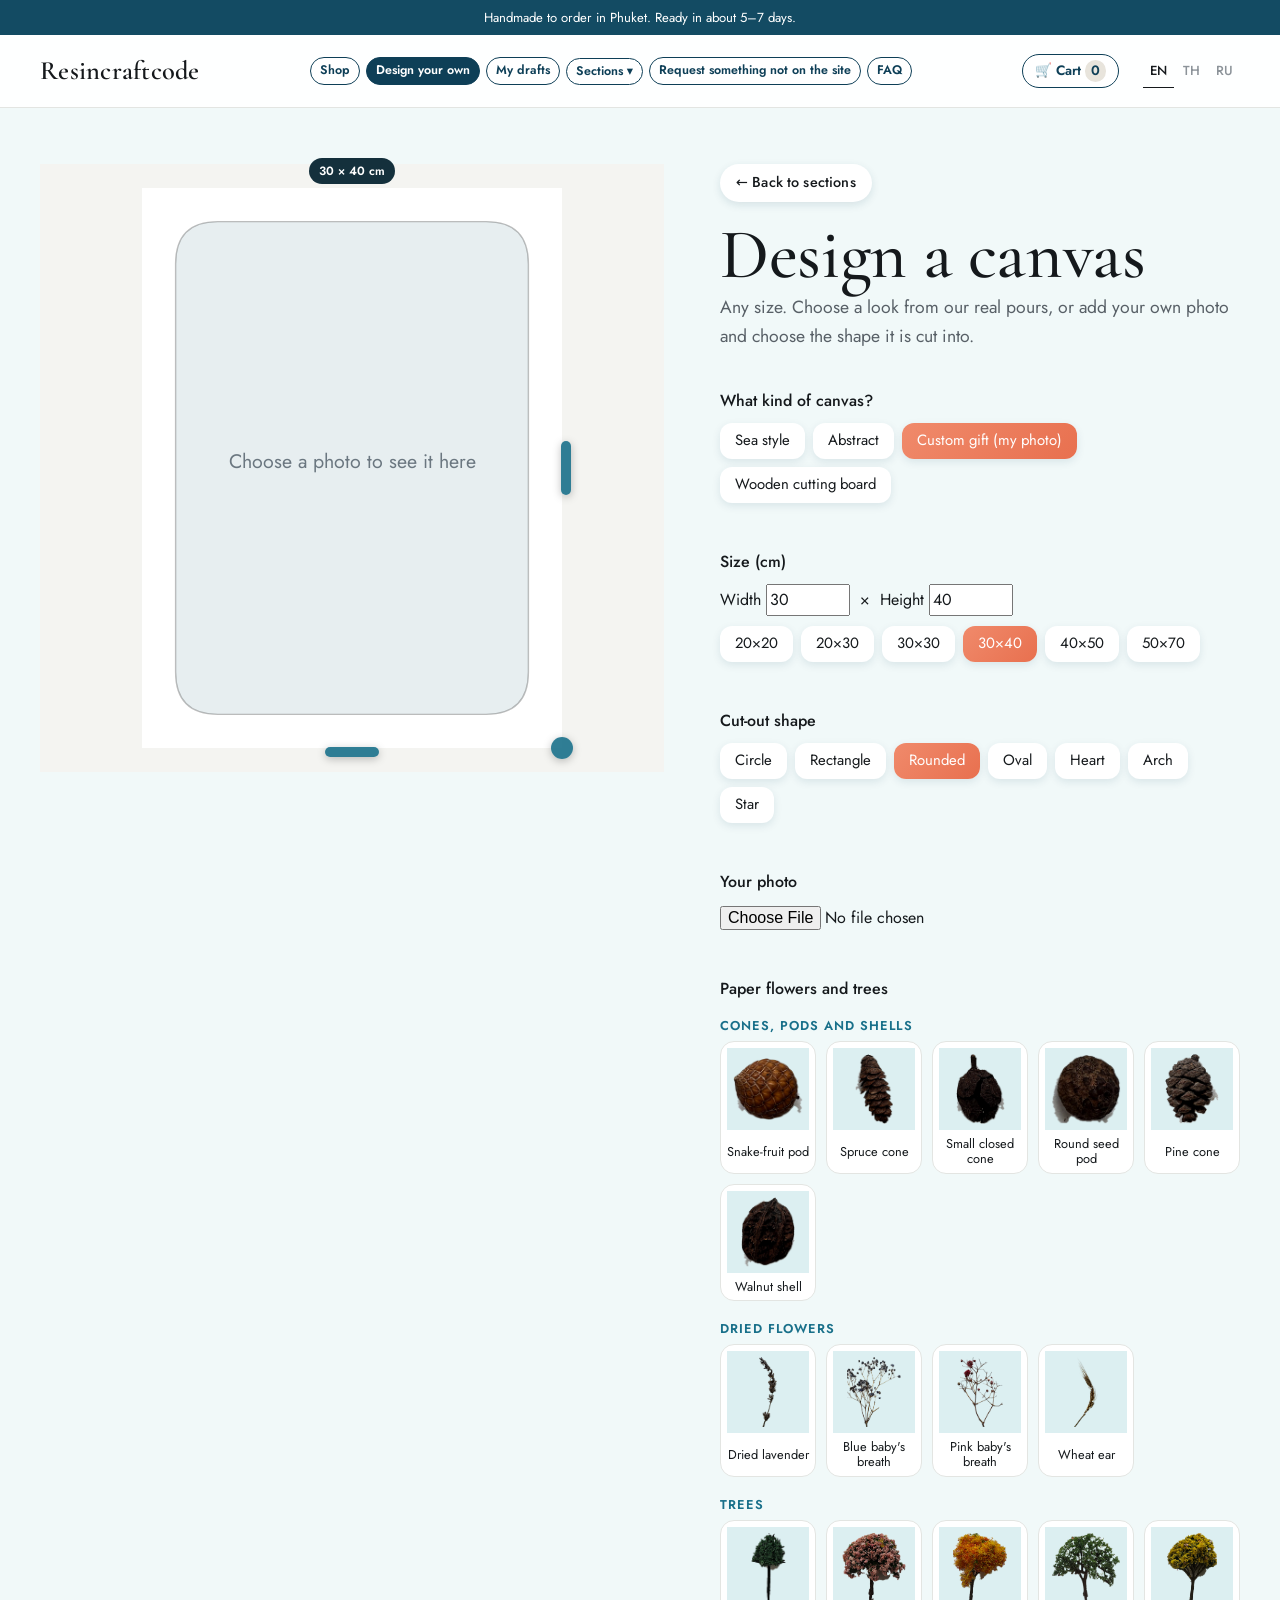
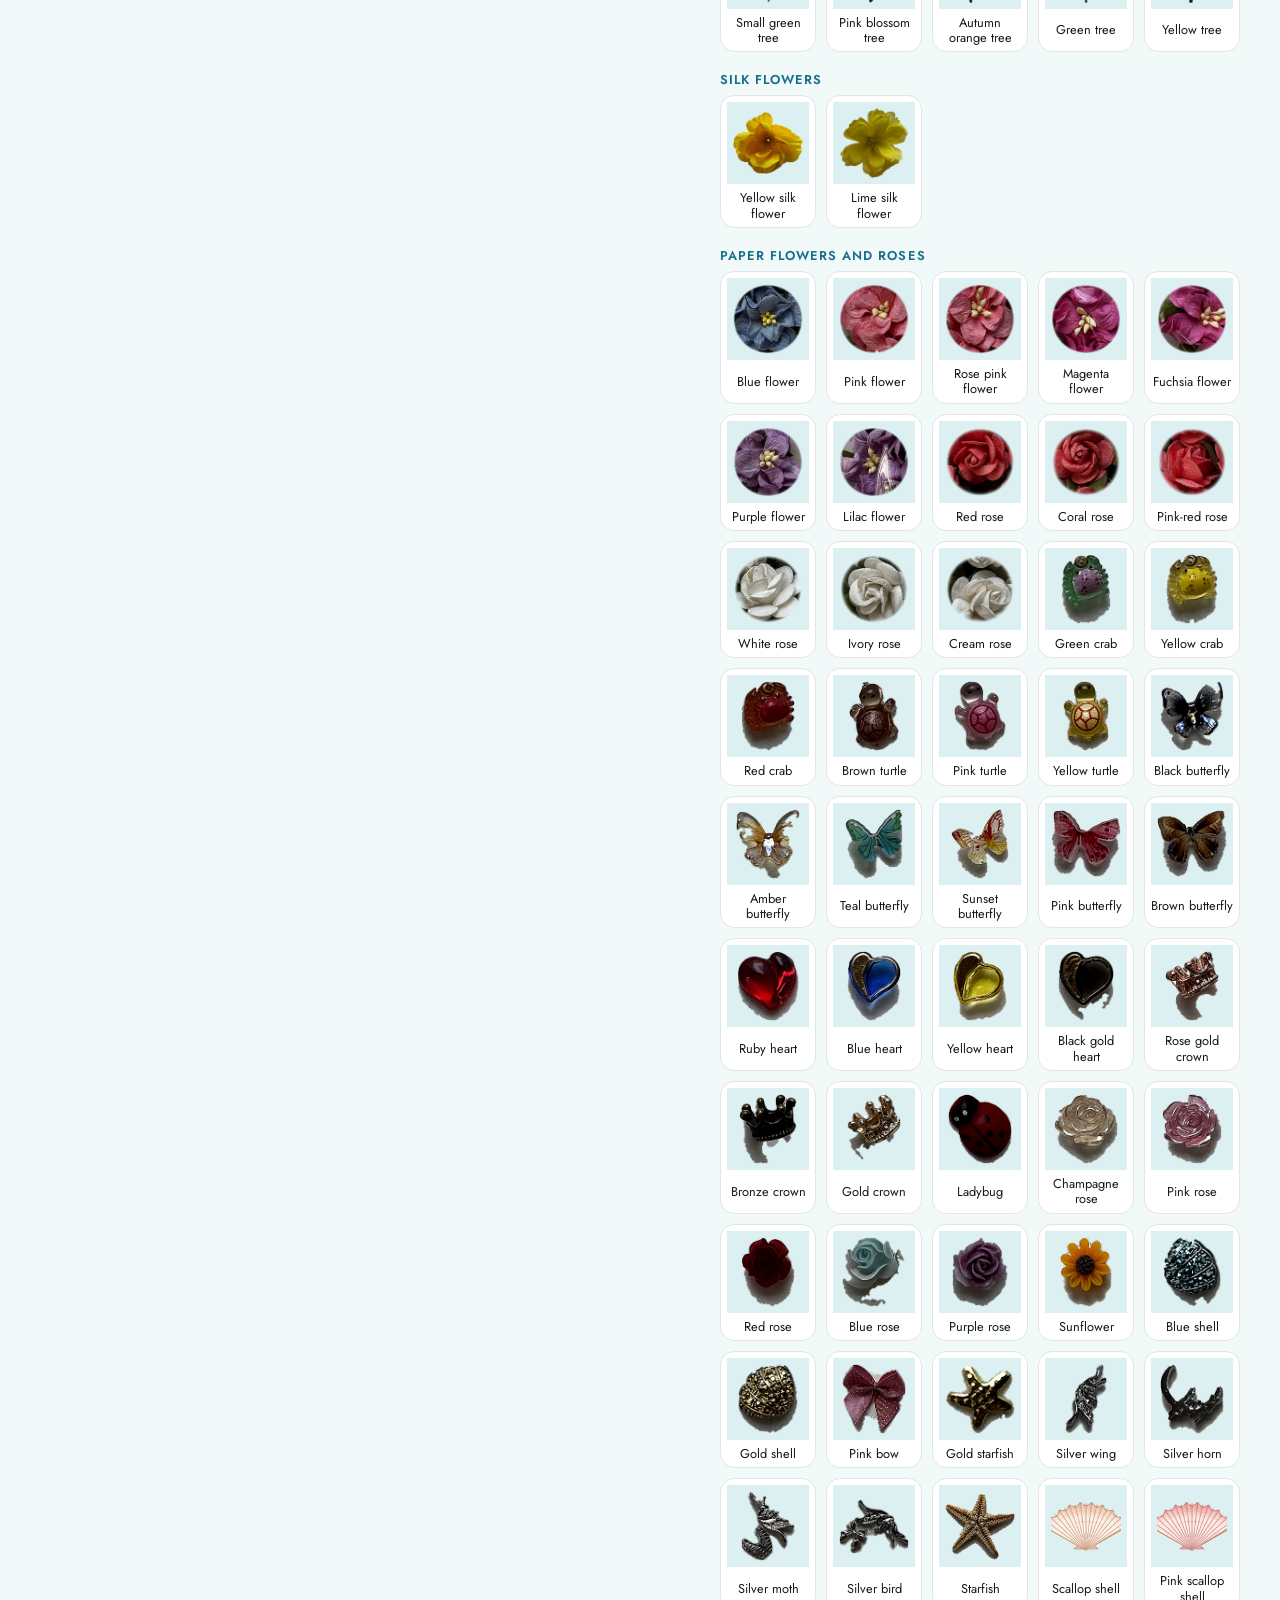
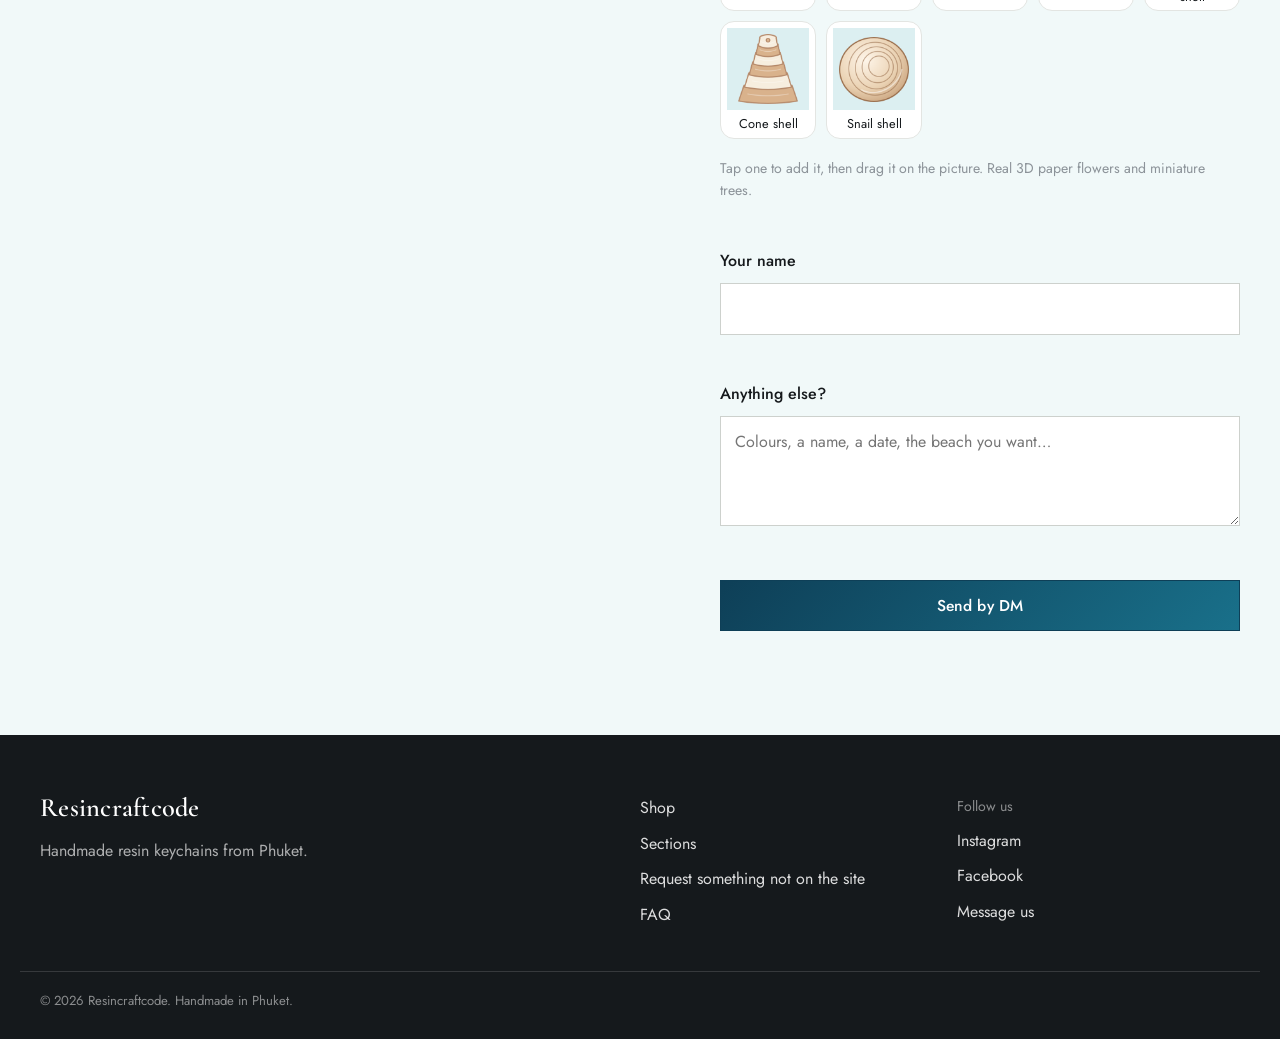
<file: canvas.html>
<!doctype html>
<html lang="en">
<head>
  <meta charset="utf-8">
  <meta name="viewport" content="width=device-width, initial-scale=1, viewport-fit=cover">
  <meta name="theme-color" content="#FFFFFF">
  <link rel="preconnect" href="https://fonts.googleapis.com">
  <link rel="preconnect" href="https://fonts.gstatic.com" crossorigin>
  <link href="https://fonts.googleapis.com/css2?family=Cormorant+Garamond:wght@500;600&family=Jost:wght@400;500;700&family=Archivo+Black&family=Bagel+Fat+One&family=Noto+Sans+Thai:wght@400;500&family=Noto+Serif+Thai:wght@500;600&display=swap" rel="stylesheet">
  <link rel="stylesheet" href="style.css?v=242">
  <title>Design a canvas — Resincraftcode</title>
  <meta name="description" content="Order a handmade resin canvas in any size. Beach style, or add your own photo and choose the shape.">
</head>
<body data-page="canvas">
  <header class="site-header" id="site-header"></header>
  <main class="wrap" id="canvas"></main>
  <footer class="site-footer" id="site-footer"></footer>
  <div class="toast" id="toast" role="status" aria-live="polite"><span id="toast-text"></span></div>

  <script src="config.js?v=242"></script>
  <script src="i18n.js?v=242"></script>
  <script src="i18n-site.js?v=242"></script>
  <script src="i18n-extra.js?v=242"></script>
  <script src="core.js?v=242"></script>
  <script src="canvas.js?v=242"></script>
</body>
</html>
</file>
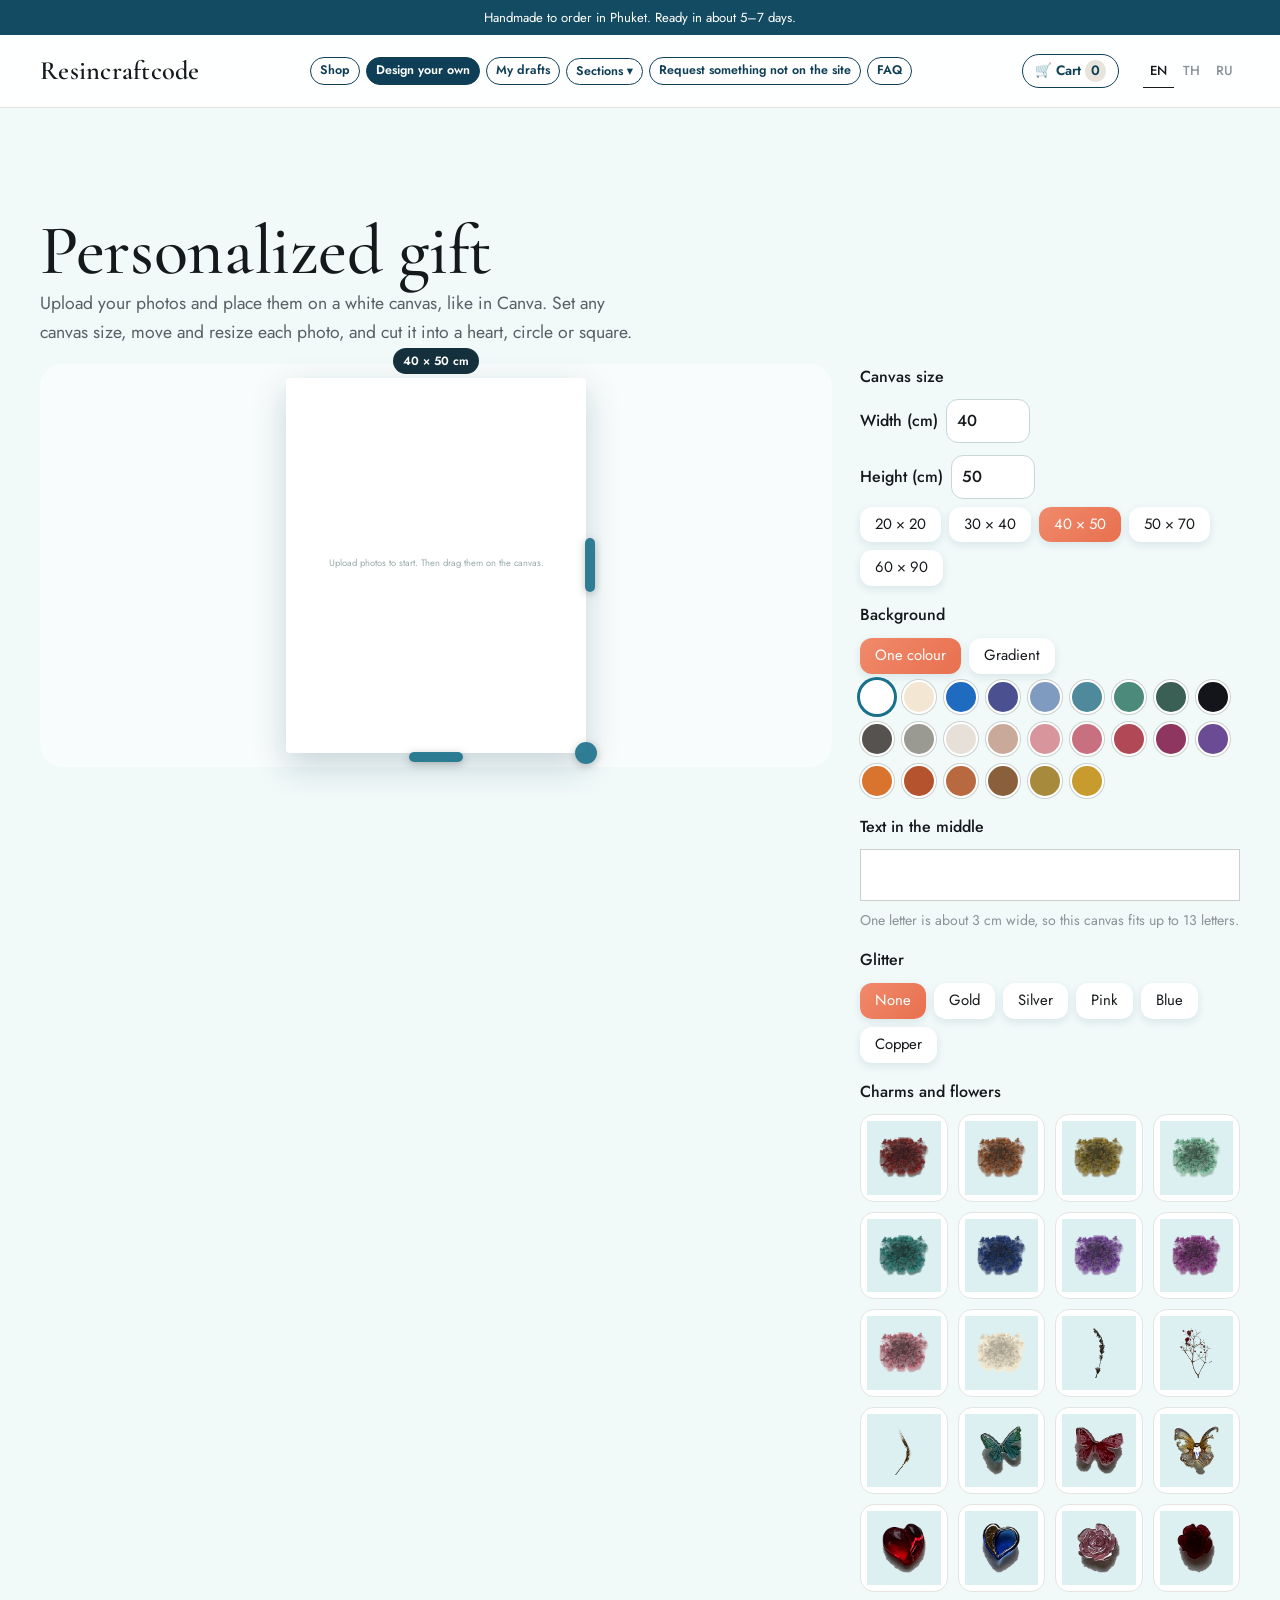
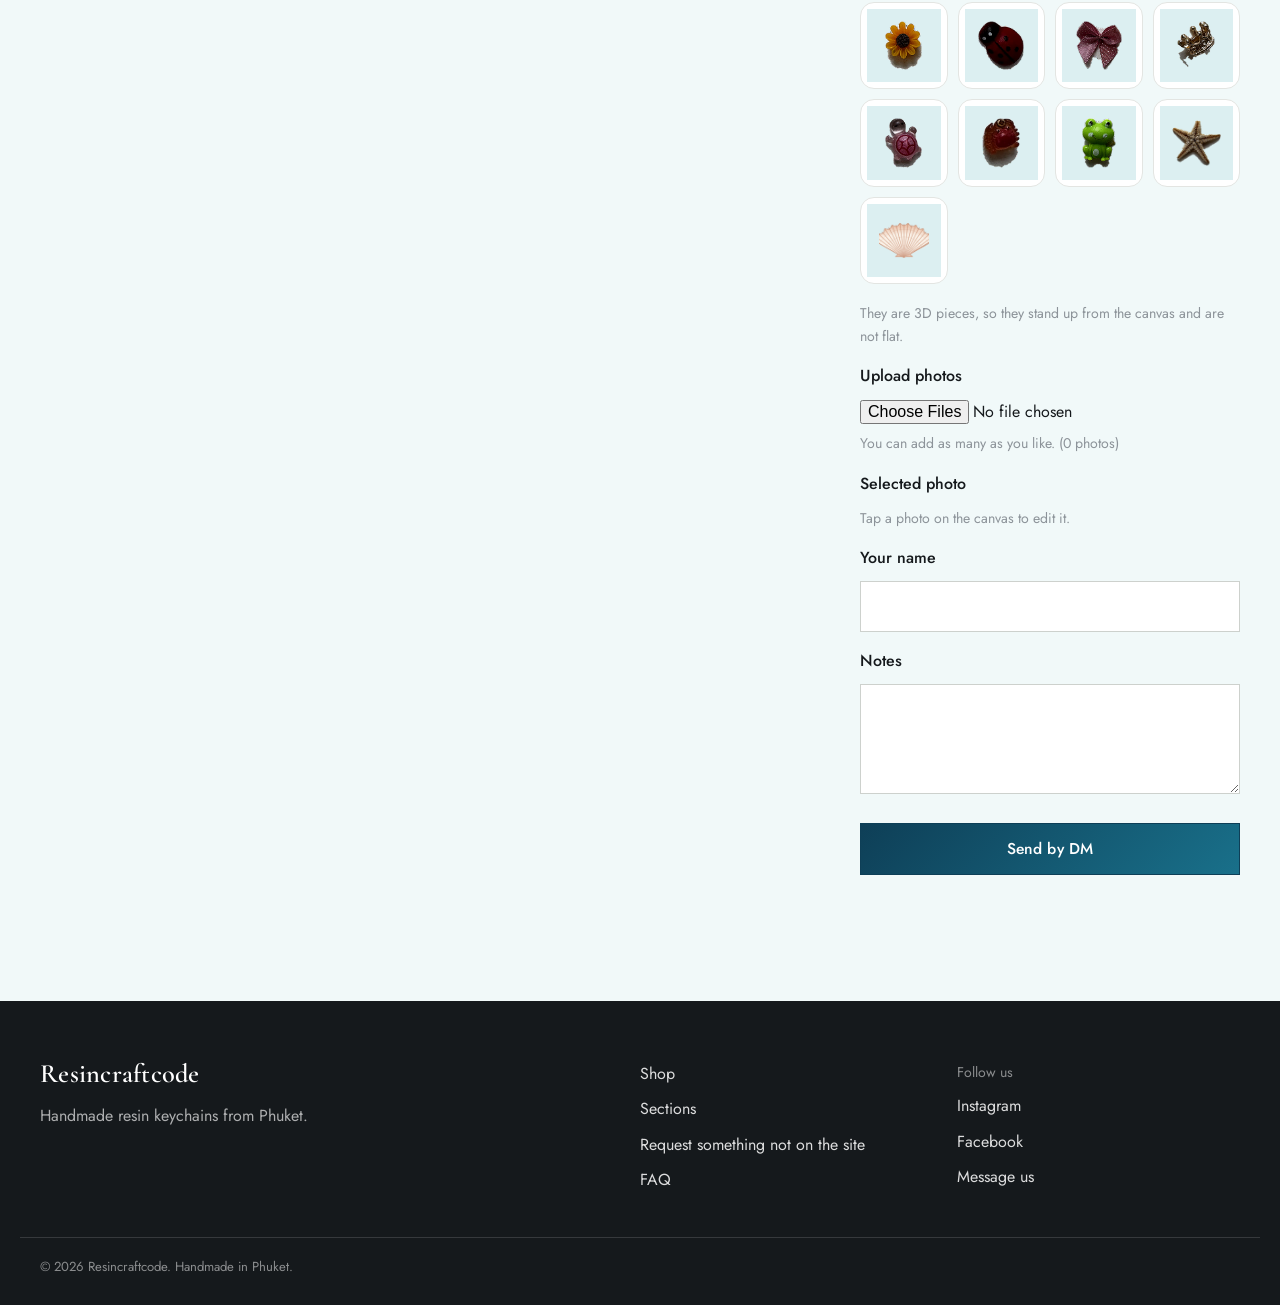
<file: collage.html>
<!doctype html>
<html lang="en">
<head>
  <meta charset="utf-8">
  <meta name="viewport" content="width=device-width, initial-scale=1, viewport-fit=cover">
  <meta name="theme-color" content="#FFFFFF">
  <link rel="preconnect" href="https://fonts.googleapis.com">
  <link rel="preconnect" href="https://fonts.gstatic.com" crossorigin>
  <link href="https://fonts.googleapis.com/css2?family=Cormorant+Garamond:wght@500;600&family=Jost:wght@400;500;700&family=Noto+Sans+Thai:wght@400;500&display=swap" rel="stylesheet">
  <link rel="stylesheet" href="style.css?v=242">
  <title>Photos on a canvas — Resincraftcode</title>
  <meta name="description" content="Upload photos, place them on a white canvas of any size, and cut each one into a heart, circle or square.">
</head>
<body data-page="canvas">
  <header class="site-header" id="site-header"></header>
  <main class="wrap" id="collage"></main>
  <footer class="site-footer" id="site-footer"></footer>
  <div class="toast" id="toast" role="status" aria-live="polite"><span id="toast-text"></span></div>
  <script src="config.js?v=242"></script>
  <script src="i18n.js?v=242"></script>
  <script src="i18n-site.js?v=242"></script>
  <script src="i18n-extra.js?v=242"></script>
  <script src="core.js?v=242"></script>
  <script src="collage.js?v=242"></script>
</body>
</html>
</file>
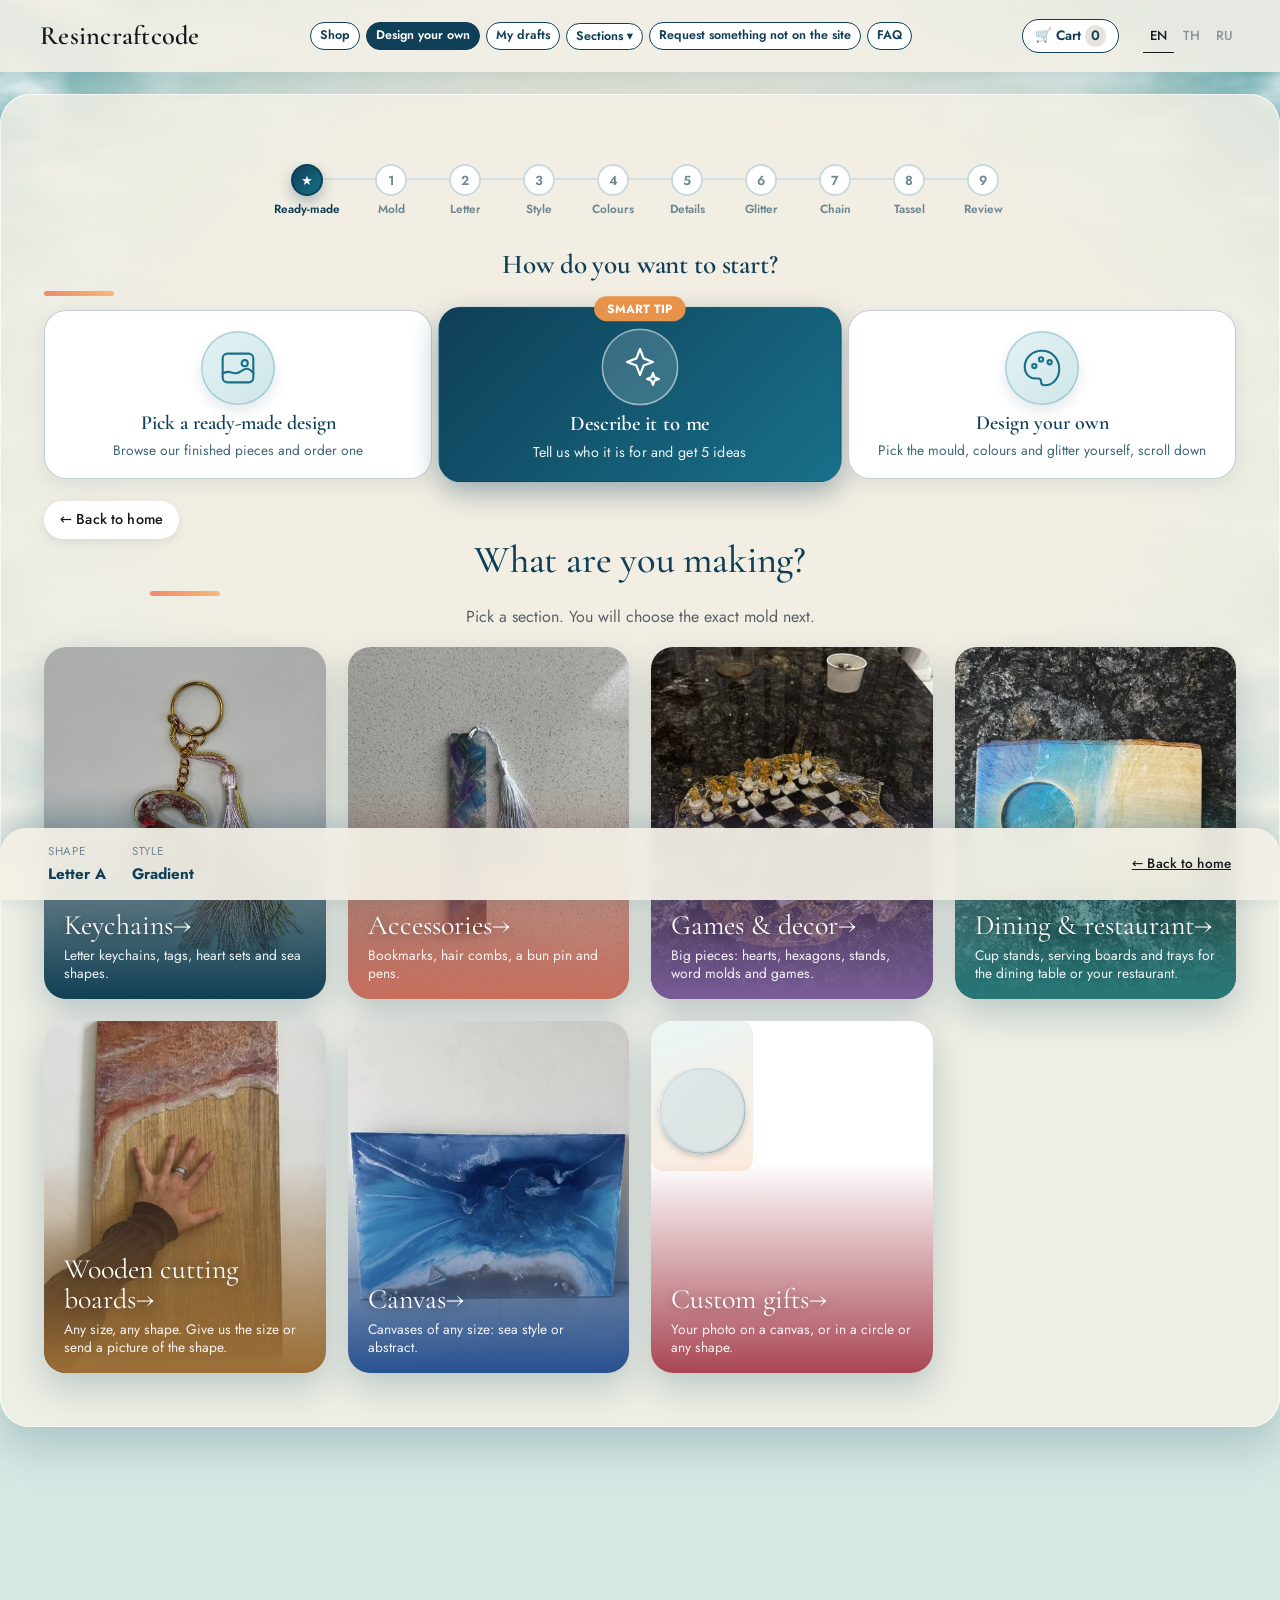
<file: design.html>
<!doctype html>
<html lang="en">
<head>
  <meta charset="utf-8">
  <meta name="viewport" content="width=device-width, initial-scale=1, viewport-fit=cover">
  <meta name="theme-color" content="#FFFFFF">
  <link rel="preconnect" href="https://fonts.googleapis.com">
  <link rel="preconnect" href="https://fonts.gstatic.com" crossorigin>
  <link href="https://fonts.googleapis.com/css2?family=Cormorant+Garamond:wght@500;600&family=Jost:wght@400;500;700&family=Archivo+Black&family=Bagel+Fat+One&family=Noto+Sans+Thai:wght@400;500&family=Noto+Serif+Thai:wght@500;600&display=swap" rel="stylesheet">
  <link rel="stylesheet" href="style.css?v=242">
  <title>Design your keychain — Resincraftcode</title>
  <meta name="description" content="Design your own handmade resin keychain, then send it to Resincraftcode by DM.">
</head>
<body data-page="design" class="designer">
  <header class="site-header" id="site-header"></header>

  <main class="layout">
    <section class="stage" id="stage" aria-label="Keychain preview">
      <div class="stage-top">
        <span class="wordmark">Resincraftcode</span>
        <button type="button" class="btn btn-ink small" id="done" data-i18n="big.done"></button>
      </div>
      <img class="stage-deco d1" src="images/sea/starfish-drawn.svg" alt="">
      <img class="stage-deco d2" src="images/sea/starfish-drawn.svg" alt="">
      <div class="stage-art" id="preview"></div>
      <p class="stage-hint" id="stage-hint" aria-live="polite"></p>
      <div class="stage-tools">
        <button type="button" class="tool icon" id="zoomout" data-i18n-aria="ui.zoomOut" aria-label="Zoom out">−</button>
        <button type="button" class="tool icon" id="zoomin" data-i18n-aria="ui.zoomIn" aria-label="Zoom in">+</button>
        <button type="button" class="tool" id="savedraft" data-i18n="ui.saveDraft"></button>
        <button type="button" class="tool" id="savestyle" data-i18n="ui.saveStyleBtn"></button>
        <button type="button" class="tool" id="mysaves" data-i18n="ui.mySaves"></button>
        <button type="button" class="tool" id="bigview" data-i18n="ui.bigView"></button>
        <button type="button" class="tool" id="startover" data-i18n="ui.startOver"></button>
      </div>
      <div class="studio-tools" id="studio-tools"></div>
    </section>

    <section class="studio">
      <nav class="steps" id="steps" aria-label="Steps"></nav>
      <div class="panel" id="panel"></div>
    </section>
  </main>

  <footer class="bar">
    <div class="bar-summary" id="bar-summary" aria-live="polite"></div>
    <div class="price">
      <span class="price-label" data-i18n="ui.yourKeychain"></span>
      <strong id="total">฿0</strong>
    </div>
    <div class="bar-actions">
      <a class="btn btn-line home-link" id="gohome" href="index.html" data-i18n="ui.backHome"></a>
      <button type="button" class="btn btn-line" id="back"></button>
      <button type="button" class="btn btn-line" id="bar-cart" hidden></button>
      <button type="button" class="btn btn-ink" id="bar-buy" hidden></button>
      <button type="button" class="btn btn-ink" id="next"></button>
    </div>
  </footer>

  <div class="toast" id="toast" role="status" aria-live="polite">
    <span id="toast-text"></span>
    <button type="button" id="toast-action" hidden></button>
  </div>

  <script src="config.js?v=242"></script>
  <script src="i18n.js?v=242"></script>
  <script src="i18n-site.js?v=242"></script>
  <script src="i18n-extra.js?v=242"></script>
  <script src="core.js?v=242"></script>
  <script src="app.js?v=242"></script>
</body>
</html>
</file>
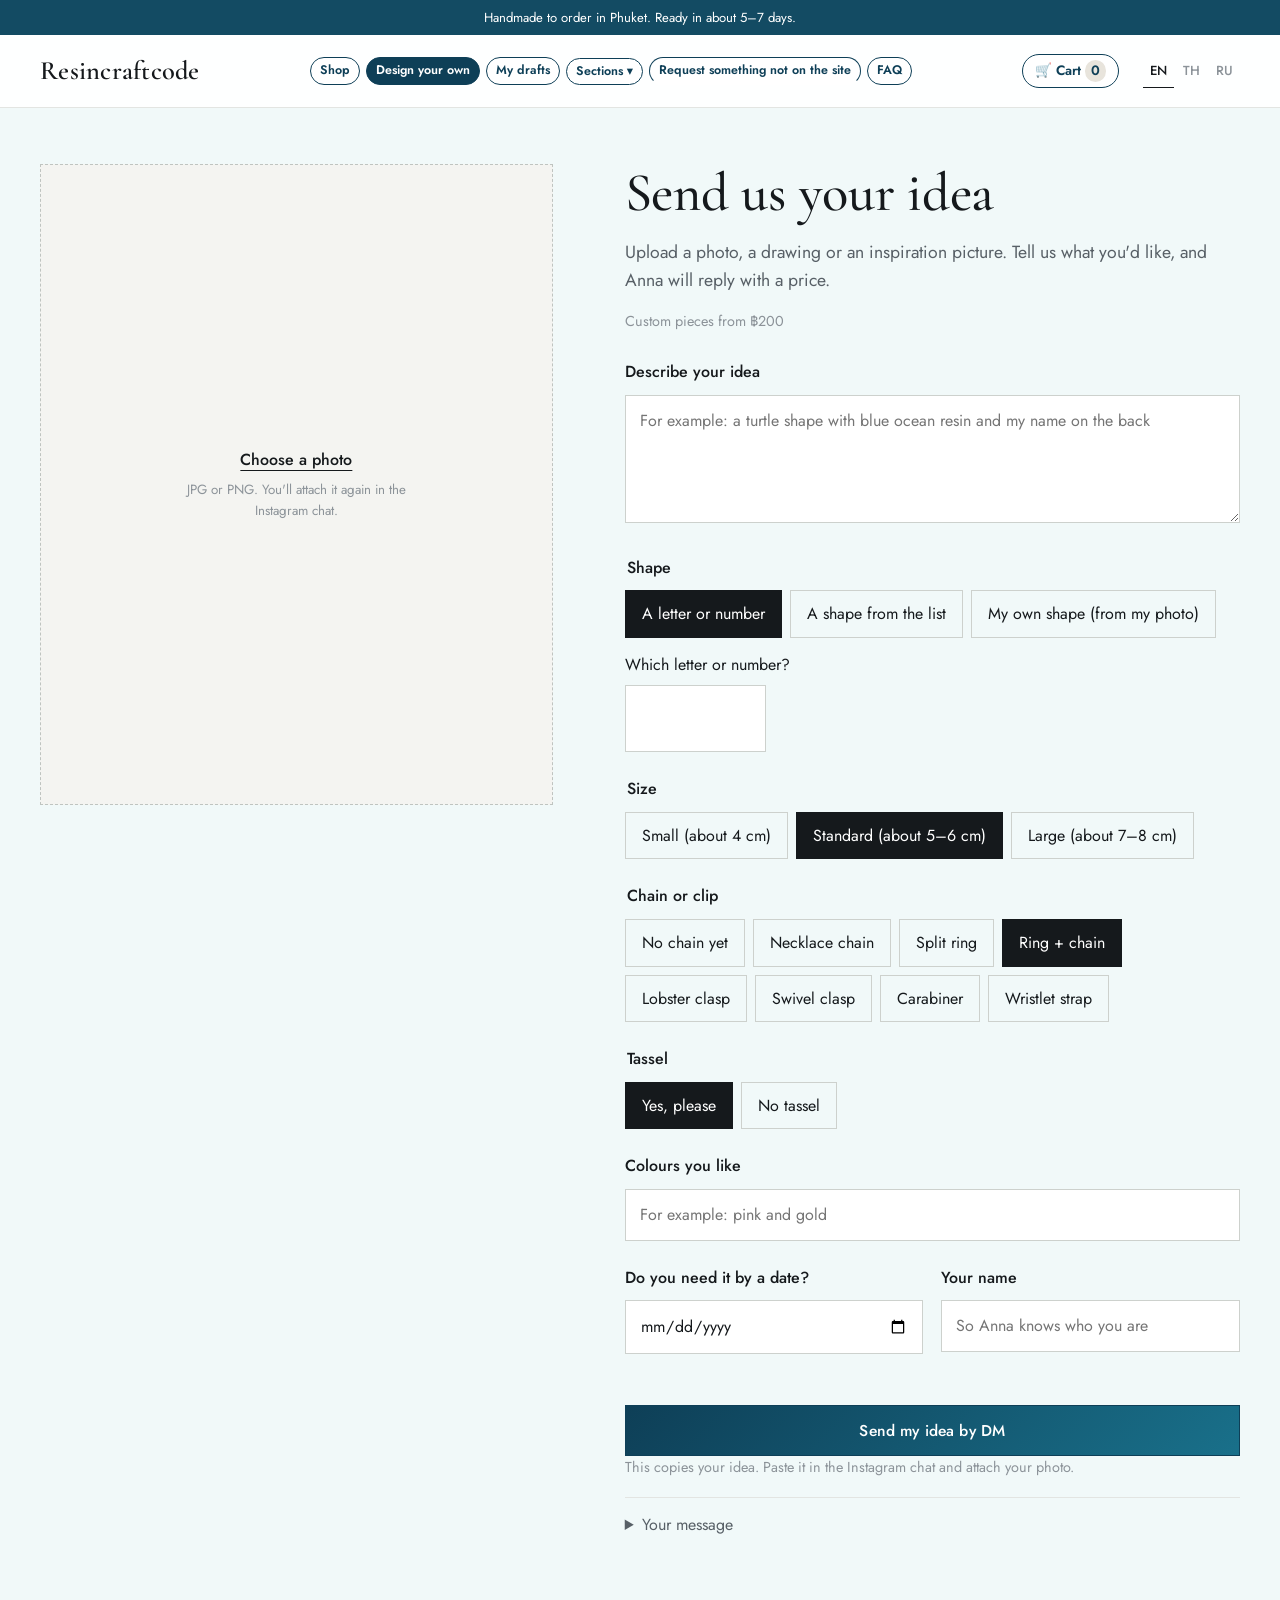
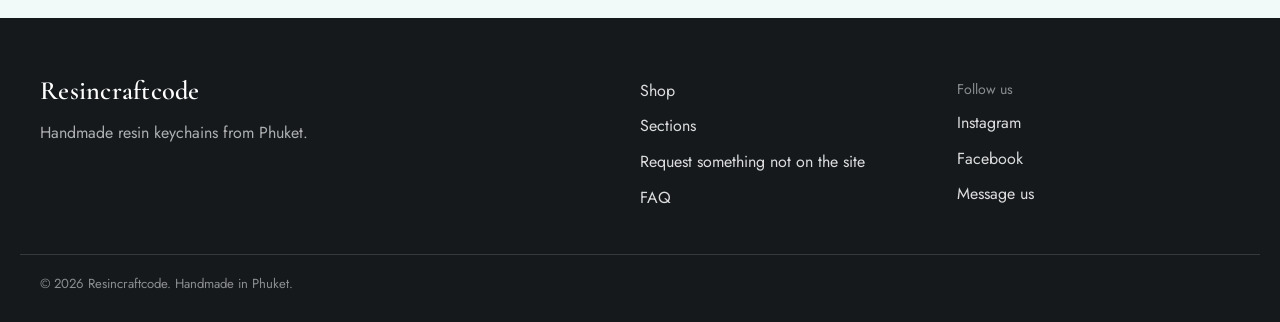
<file: idea.html>
<!doctype html>
<html lang="en">
<head>
  <meta charset="utf-8">
  <meta name="viewport" content="width=device-width, initial-scale=1, viewport-fit=cover">
  <meta name="theme-color" content="#FFFFFF">
  <link rel="preconnect" href="https://fonts.googleapis.com">
  <link rel="preconnect" href="https://fonts.gstatic.com" crossorigin>
  <link href="https://fonts.googleapis.com/css2?family=Cormorant+Garamond:wght@500;600&family=Jost:wght@400;500;700&family=Archivo+Black&family=Bagel+Fat+One&family=Noto+Sans+Thai:wght@400;500&family=Noto+Serif+Thai:wght@500;600&display=swap" rel="stylesheet">
  <link rel="stylesheet" href="style.css?v=242">
  <title>Send your idea — Resincraftcode</title>
  <meta name="description" content="Send a photo or sketch and Resincraftcode will make it into a handmade resin keychain.">
</head>
<body data-page="idea">
  <header class="site-header" id="site-header"></header>
  <main class="wrap page" id="idea"></main>
  <footer class="site-footer" id="site-footer"></footer>
  <div class="toast" id="toast" role="status" aria-live="polite"><span id="toast-text"></span></div>

  <script src="config.js?v=242"></script>
  <script src="i18n.js?v=242"></script>
  <script src="i18n-site.js?v=242"></script>
  <script src="i18n-extra.js?v=242"></script>
  <script src="core.js?v=242"></script>
  <script src="site.js?v=242"></script>
</body>
</html>
</file>
<file: style.css>
/* =========================================================
   resincraftcode — "Clean boutique" style
   White space, warm photos and one deep ocean accent.
   ✏️ Change colours and fonts here; every page uses them.
   ========================================================= */
:root {
  --ink: #15191C;          /* text and main buttons */
  --ink-soft: #586067;     /* secondary text */
  --muted: #8C9399;        /* small notes */
  --line: #E3E5E2;         /* thin borders */
  --panel: #F4F4F1;        /* soft grey panels */
  --white: #FFFFFF;
  --ocean: #134B63;        /* the one accent colour */
  --ocean-tint: #E7EEF1;
  --gold: #A9874F;         /* tiny details only */

  --serif: "Cormorant Garamond", "Noto Serif Thai", Georgia, "Times New Roman", serif;
  --sans: "Jost", "Noto Sans Thai", system-ui, -apple-system, "Segoe UI", sans-serif;

  --wrap: 1240px;
  --gutter: 20px;
}

* { box-sizing: border-box; }
html, body { margin: 0; }
html { scroll-behavior: smooth; }
@media (prefers-reduced-motion: reduce) { html { scroll-behavior: auto; } }

body {
  font-family: var(--sans);
  font-size: 16px;
  line-height: 1.6;
  color: var(--ink);
  background: var(--white);
  -webkit-font-smoothing: antialiased;
}
html[lang="th"] body { line-height: 1.75; }
img { max-width: 100%; display: block; }
a { color: inherit; }
button, input, textarea, select { font: inherit; color: inherit; }
button { cursor: pointer; }
button:disabled { cursor: not-allowed; opacity: 0.4; }
:focus-visible { outline: 2px solid var(--ocean); outline-offset: 3px; }
.sr { position: absolute; width: 1px; height: 1px; overflow: hidden; clip: rect(0 0 0 0); white-space: nowrap; }

h1, h2, h3 { font-family: var(--serif); font-weight: 500; line-height: 1.1; margin: 0; letter-spacing: -0.005em; }
html[lang="th"] h1, html[lang="th"] h2, html[lang="th"] h3 { line-height: 1.35; }
h1 { font-size: clamp(2.6rem, 6vw, 4.4rem); }
h2 { font-size: clamp(1.9rem, 3.6vw, 2.6rem); }
h3 { font-size: 1.4rem; }
p { margin: 0 0 0.9em; }
.lead { font-size: 1.1rem; color: var(--ink-soft); max-width: 34em; }
.small, .price-note { font-size: 0.9rem; color: var(--muted); }

.wrap { max-width: var(--wrap); margin: 0 auto; padding: 0 var(--gutter); }
.wrap.narrow { max-width: 780px; }

/* ---------- Buttons ---------- */
.btn {
  display: inline-flex;
  align-items: center;
  justify-content: center;
  min-height: 48px;
  padding: 12px 26px;
  border: 1px solid var(--ink);
  border-radius: 0;
  font-family: var(--sans);
  font-weight: 500;
  font-size: 0.98rem;
  letter-spacing: 0.01em;
  text-decoration: none;
  text-align: center;
  transition: background 0.2s, color 0.2s, border-color 0.2s;
}
.btn-ink { background: var(--ink); color: var(--white); }
.btn-ink:hover { background: var(--ocean); border-color: var(--ocean); }
.btn-line { background: transparent; color: var(--ink); }
.btn-line:hover { background: var(--ink); color: var(--white); }
.btn.small { min-height: 38px; padding: 7px 16px; font-size: 0.9rem; }
.btn.wide { width: 100%; }
.btn-row { display: flex; flex-wrap: wrap; gap: 12px; margin: 26px 0 14px; }
.text-link {
  font-weight: 500;
  text-decoration: underline;
  text-underline-offset: 5px;
  text-decoration-thickness: 1px;
}
.text-link:hover { color: var(--ocean); }

/* ---------- Header ---------- */
.site-header { position: sticky; top: 0; z-index: 20; background: var(--white); border-bottom: 1px solid var(--line); }
.announce {
  margin: 0;
  padding: 7px var(--gutter);
  background: var(--ocean);
  color: var(--white);
  font-size: 0.82rem;
  text-align: center;
}
.nav-row {
  max-width: var(--wrap);
  margin: 0 auto;
  padding: 0 var(--gutter);
  height: 62px;
  display: grid;
  grid-template-columns: auto 1fr auto;
  align-items: center;
  gap: 16px;
}
.wordmark {
  font-family: var(--serif);
  font-size: 1.65rem;
  font-weight: 600;
  letter-spacing: 0.01em;
  text-decoration: none;
  color: var(--ink);
  line-height: 1;
}
.wordmark.light { color: var(--white); }
.nav-links { display: none; }
.nav-end { display: flex; align-items: center; justify-content: flex-end; gap: 14px; }
.langs { display: flex; gap: 2px; }
.langs button {
  border: 0;
  background: none;
  padding: 6px 7px;
  font-size: 0.82rem;
  font-weight: 500;
  color: var(--muted);
  border-bottom: 1px solid transparent;
}
.langs button.on { color: var(--ink); border-bottom-color: var(--ink); }
.menu-btn { width: 40px; height: 40px; border: 0; background: none; padding: 0; position: relative; }
.menu-btn .bars, .menu-btn .bars::before, .menu-btn .bars::after {
  position: absolute; left: 9px; width: 22px; height: 1.5px; background: var(--ink); content: ""; transition: transform 0.2s;
}
.menu-btn .bars { top: 19px; }
.menu-btn .bars::before { left: 0; top: -7px; }
.menu-btn .bars::after { left: 0; top: 7px; }
body.menu-open .menu-btn .bars { background: transparent; }
body.menu-open .menu-btn .bars::before { transform: translateY(7px) rotate(45deg); }
body.menu-open .menu-btn .bars::after { transform: translateY(-7px) rotate(-45deg); }

@media (max-width: 899px) {
  .nav-row { grid-template-columns: 40px 1fr auto; }
  .wordmark { justify-self: center; font-size: 1.45rem; }
  body.menu-open .nav-links {
    display: flex;
    flex-direction: column;
    position: absolute;
    left: 0; right: 0; top: 100%;
    background: var(--white);
    border-bottom: 1px solid var(--line);
    padding: 8px var(--gutter) 18px;
  }
  body.menu-open .nav-links a {
    padding: 14px 0;
    border-bottom: 1px solid var(--line);
    text-decoration: none;
    font-family: var(--serif);
    font-size: 1.5rem;
  }
}
@media (min-width: 900px) {
  .menu-btn { display: none; }
  .nav-row { grid-template-columns: auto 1fr auto; height: 72px; }
  .nav-links { display: flex; gap: 30px; justify-content: center; }
  .nav-links a { text-decoration: none; font-size: 0.95rem; padding: 6px 0; border-bottom: 1px solid transparent; }
  .nav-links a:hover, .nav-links a.here { border-bottom-color: var(--ink); }
}

/* ---------- Sections ---------- */
.section { padding: 64px 0; }
.section-head { display: grid; gap: 8px; margin-bottom: 30px; }
.section-head p { color: var(--ink-soft); max-width: 36em; margin: 0; }
@media (min-width: 900px) {
  .section { padding: 104px 0; }
  .section-head { grid-template-columns: 1fr 1fr; align-items: end; gap: 40px; margin-bottom: 44px; }
}

/* Hero: one calm background, no split */
.hero { background: var(--panel); }
.hero-text { max-width: var(--wrap); margin: 0 auto; padding: 72px var(--gutter) 64px; text-align: center; }
.hero-text h1 { max-width: 14em; margin: 0 auto; }
.hero-text .lead { margin: 18px auto 0; max-width: 34em; }
.hero-text .btn-row { justify-content: center; }
@media (min-width: 900px) { .hero-text { padding: 120px var(--gutter) 110px; } }

/* "What would you like to make?" cards */
.letters-band { background: var(--white); }
.make-grid { display: grid; gap: 14px; }
.make { display: grid; gap: 10px; align-content: start; padding: 28px 24px; border: 1px solid var(--line); background: var(--white); text-decoration: none; transition: border-color 0.2s, background 0.2s; }
.make:hover { border-color: var(--ink); background: var(--panel); }
.make p { color: var(--ink-soft); margin: 0; }
.make .text-link { margin-top: 6px; }
@media (min-width: 900px) { .make-grid { grid-template-columns: repeat(3, 1fr); gap: 22px; } .make { padding: 38px 32px; } }

/* The alphabet band: the one bold moment */
.alphabet {
  display: grid;
  grid-template-columns: repeat(7, 1fr);
  border-top: 1px solid var(--line);
  border-left: 1px solid var(--line);
}
.alphabet a {
  aspect-ratio: 1;
  display: grid;
  place-items: center;
  font-family: var(--serif);
  font-size: clamp(1.8rem, 6vw, 3.4rem);
  line-height: 1;
  text-decoration: none;
  border-right: 1px solid var(--line);
  border-bottom: 1px solid var(--line);
  background: var(--white);
  transition: background 0.2s, color 0.2s;
}
.alphabet a:hover, .alphabet a:focus-visible { background: var(--ocean); color: var(--white); outline: none; }
@media (min-width: 700px) { .alphabet { grid-template-columns: repeat(13, 1fr); } }

/* Products */
.products { display: grid; grid-template-columns: repeat(2, 1fr); gap: 28px 14px; }
.product h3 { font-size: 1.3rem; margin: 14px 0 4px; }
.product h3 a { text-decoration: none; }
.product p { color: var(--ink-soft); font-size: 0.93rem; margin-bottom: 8px; }
.product-photo { display: block; aspect-ratio: 3 / 4; background: var(--panel); overflow: hidden; }
.product-photo img { width: 100%; height: 100%; object-fit: cover; transition: transform 0.6s ease; }
.product-photo:hover img { transform: scale(1.03); }
@media (min-width: 700px) { .products { grid-template-columns: repeat(3, 1fr); gap: 40px 22px; } }
@media (min-width: 1100px) { .products { grid-template-columns: repeat(5, 1fr); } }
@media (prefers-reduced-motion: reduce) { .product-photo img { transition: none; } }

/* Three ways to order */
.ways { background: var(--ink); color: var(--white); }
.ways h2 { margin-bottom: 34px; }
.ways-grid { display: grid; gap: 1px; background: rgba(255, 255, 255, 0.16); }
.way {
  display: grid;
  gap: 10px;
  align-content: start;
  padding: 30px 24px;
  background: var(--ink);
  text-decoration: none;
  transition: background 0.2s;
}
.way:hover { background: #1E252A; }
.way p { color: rgba(255, 255, 255, 0.72); margin: 0; }
.way-n { font-family: var(--serif); font-size: 1.2rem; color: rgba(255, 255, 255, 0.55); }
.way .text-link { margin-top: 8px; }
@media (min-width: 900px) { .ways-grid { grid-template-columns: repeat(3, 1fr); } .way { padding: 40px 34px 44px; } }

/* Styles */
.styles { display: grid; grid-template-columns: repeat(2, 1fr); gap: 14px; }
.style-card { margin: 0; }
.style-card img { aspect-ratio: 1; width: 100%; object-fit: cover; background: var(--panel); }
.style-card figcaption { display: grid; gap: 2px; padding-top: 12px; }
.style-card strong { font-family: var(--serif); font-weight: 500; font-size: 1.3rem; }
.style-card span { font-size: 0.92rem; color: var(--ink-soft); }
@media (min-width: 900px) { .styles { grid-template-columns: repeat(4, 1fr); gap: 22px; } }

/* How it works */
.how { background: var(--panel); }
.how h2 { margin-bottom: 34px; }
.how-steps { list-style: none; margin: 0; padding: 0; display: grid; gap: 28px; counter-reset: none; }
.how-steps li { border-top: 1px solid var(--ink); padding-top: 18px; }
.how-n { display: block; font-family: var(--serif); font-size: 2.4rem; line-height: 1; color: var(--ocean); margin-bottom: 14px; }
.how-steps h3 { margin-bottom: 8px; }
.how-steps p { color: var(--ink-soft); margin: 0; }
@media (min-width: 700px) { .how-steps { grid-template-columns: repeat(2, 1fr); gap: 36px; } }
@media (min-width: 1100px) { .how-steps { grid-template-columns: repeat(4, 1fr); } }

/* Story */
.story-grid { display: grid; gap: 28px; align-items: center; }
.story-grid img { aspect-ratio: 4 / 5; width: 100%; object-fit: cover; background: var(--panel); }
.story-grid h2 { margin-bottom: 18px; }
.story-grid p { color: var(--ink-soft); font-size: 1.08rem; max-width: 30em; }
@media (min-width: 900px) { .story-grid { grid-template-columns: 5fr 6fr; gap: 80px; } .story-grid img { max-height: 620px; } }

/* Reviews */
.reviews { display: grid; gap: 22px; margin-top: 30px; }
.review { margin: 0; padding: 28px; border: 1px solid var(--line); }
.review img { aspect-ratio: 1; object-fit: cover; margin-bottom: 18px; }
.review blockquote { margin: 0 0 14px; font-family: var(--serif); font-size: 1.35rem; line-height: 1.35; }
.review figcaption { color: var(--muted); font-size: 0.9rem; }
@media (min-width: 900px) { .reviews { grid-template-columns: repeat(3, 1fr); } }

/* Instagram */
.instagram { border-top: 1px solid var(--line); }
.ig-grid { display: grid; gap: 28px; align-items: center; }
.ig-grid h2 { margin-bottom: 12px; }
.ig-grid p { color: var(--ink-soft); }
.ig-photos { display: grid; grid-template-columns: repeat(4, 1fr); gap: 6px; }
.ig-photos img { aspect-ratio: 1; width: 100%; object-fit: cover; background: var(--panel); }
@media (min-width: 900px) { .ig-grid { grid-template-columns: 4fr 7fr; gap: 64px; } }

/* FAQ */
.faq h2 { margin-bottom: 22px; }
.faq details { border-bottom: 1px solid var(--line); }
.faq details:first-of-type { border-top: 1px solid var(--line); }
.faq summary {
  list-style: none;
  cursor: pointer;
  padding: 20px 36px 20px 0;
  position: relative;
  font-family: var(--serif);
  font-size: 1.35rem;
}
.faq summary::-webkit-details-marker { display: none; }
.faq summary::after { content: "+"; position: absolute; right: 4px; top: 16px; font-family: var(--sans); font-size: 1.4rem; font-weight: 300; }
.faq details[open] summary::after { content: "–"; }
.faq details p { color: var(--ink-soft); padding-bottom: 18px; margin: 0; max-width: 40em; }

/* Footer */
.site-footer { background: var(--ink); color: var(--white); padding: 60px 0 28px; }
.foot-inner { max-width: var(--wrap); margin: 0 auto; padding: 0 var(--gutter); display: grid; gap: 34px; }
.foot-brand p { color: rgba(255, 255, 255, 0.65); margin-top: 14px; max-width: 22em; }
.foot-col { display: grid; gap: 10px; align-content: start; }
.foot-col a { text-decoration: none; color: rgba(255, 255, 255, 0.85); }
.foot-col a:hover { color: var(--white); text-decoration: underline; text-underline-offset: 4px; }
.foot-label { color: rgba(255, 255, 255, 0.5); font-size: 0.88rem; }
.foot-small { max-width: var(--wrap); margin: 44px auto 0; padding: 18px var(--gutter) 0; border-top: 1px solid rgba(255, 255, 255, 0.14); font-size: 0.82rem; color: rgba(255, 255, 255, 0.5); }
@media (min-width: 900px) { .foot-inner { grid-template-columns: 2fr 1fr 1fr; } }

/* ---------- Send your idea ---------- */
.page { padding-top: 34px; padding-bottom: 80px; }
.idea-grid { display: grid; gap: 30px; }
.drop {
  display: grid;
  place-items: center;
  aspect-ratio: 4 / 5;
  background: var(--panel);
  border: 1px dashed #BFC4C0;
  cursor: pointer;
  position: relative;
  overflow: hidden;
  text-align: center;
}
.drop:hover { border-color: var(--ocean); }
.drop input { position: absolute; inset: 0; opacity: 0; cursor: pointer; }
.drop img { position: absolute; inset: 0; width: 100%; height: 100%; object-fit: cover; }
.drop-text { display: grid; gap: 6px; padding: 24px; max-width: 18em; position: relative; }
.drop-text strong { font-weight: 500; text-decoration: underline; text-underline-offset: 5px; }
.drop-text small { color: var(--muted); }
.drop.has .drop-text { background: rgba(255, 255, 255, 0.92); align-self: end; margin-bottom: 18px; padding: 12px 18px; }
.drop.has .drop-text small { display: none; }
.idea-form h1 { font-size: clamp(2.3rem, 5vw, 3.4rem); margin-bottom: 14px; }
.idea-form .price-note { margin-bottom: 26px; }
@media (min-width: 900px) {
  .idea-grid { grid-template-columns: 5fr 6fr; gap: 72px; align-items: start; }
  .idea-photo { position: sticky; top: 130px; }
  .page { padding-top: 56px; }
}

/* ---------- Forms (shared) ---------- */
.field { display: block; margin: 0 0 24px; border: 0; padding: 0; min-width: 0; }
.field-label { display: block; font-weight: 500; margin-bottom: 10px; }
.field.two { display: grid; gap: 18px; }
@media (min-width: 600px) { .field.two { grid-template-columns: 1fr 1fr; } }
input:not([type]), input[type="text"], input[type="date"], textarea, .text-input, .letter-input {
  width: 100%;
  border: 1px solid #CDD1CD;
  border-radius: 0;
  background: var(--white);
  padding: 12px 14px;
  min-height: 48px;
}
input:focus, textarea:focus { outline: none; border-color: var(--ink); }
textarea { resize: vertical; min-height: 110px; }
.opts { display: flex; flex-wrap: wrap; gap: 8px; }
.opt input { position: absolute; opacity: 0; pointer-events: none; }
.opt span {
  display: inline-block;
  padding: 10px 16px;
  border: 1px solid #CDD1CD;
  cursor: pointer;
  transition: border-color 0.15s, background 0.15s;
}
.opt span:hover { border-color: var(--ink); }
.opt input:checked + span { background: var(--ink); border-color: var(--ink); color: var(--white); }
.opt input:focus-visible + span { outline: 2px solid var(--ocean); outline-offset: 2px; }
.sub-field { display: grid; gap: 8px; margin-top: 14px; }
input.letter-input { width: 5.5em; font-family: var(--serif); font-size: 1.6rem; text-transform: uppercase; }
.form-error { color: #9B2C2C; min-height: 1.2em; margin: 0 0 8px; }
.message-box { margin-top: 18px; border-top: 1px solid var(--line); padding-top: 14px; }
.message-box summary { cursor: pointer; color: var(--ink-soft); }
.message-box textarea { margin-top: 12px; background: var(--panel); font-size: 0.88rem; }

/* =========================================================
   The designer (design.html)
   ========================================================= */
body.designer { padding-bottom: calc(84px + env(safe-area-inset-bottom, 0px)); }
body.designer .announce { display: none; }
body.locked { overflow: hidden; }

.layout { display: block; }
.stage {
  position: sticky;
  top: 63px;
  z-index: 3;
  display: flex;
  flex-direction: column;
  align-items: center;
  padding: 6px 12px 10px;
  background: var(--panel);
  border-bottom: 1px solid var(--line);
}
.stage-top { display: none; }
.stage-art { height: min(33vh, 320px); aspect-ratio: 300 / 440; touch-action: pan-y; }
.stage-art svg { width: 100%; height: 100%; display: block; overflow: visible; }
.stage-art .item { cursor: grab; touch-action: none; }
.stage-art .item.dragging { cursor: grabbing; }
.stage-art .item.leaving { opacity: 0.35; }
.stage-art.painting { touch-action: none; cursor: crosshair; }
.stage-art.swing svg { transform-origin: 50% 10%; animation: swing 0.9s cubic-bezier(0.3, 1.5, 0.5, 1); }
@keyframes swing {
  0% { transform: rotate(0); } 25% { transform: rotate(3deg); } 55% { transform: rotate(-2deg); } 80% { transform: rotate(0.8deg); } 100% { transform: rotate(0); }
}
.stage-hint { margin: 0 0 6px; min-height: 1.2em; font-size: 0.82rem; color: var(--ink-soft); text-align: center; max-width: 34em; }
.stage-tools { display: flex; flex-wrap: wrap; justify-content: center; gap: 2px 18px; }
.tool {
  border: 0;
  background: none;
  padding: 4px 0;
  font-size: 0.88rem;
  font-weight: 500;
  color: var(--ink);
  text-decoration: underline;
  text-underline-offset: 4px;
  text-decoration-color: rgba(21, 25, 28, 0.3);
}
.tool:hover { text-decoration-color: var(--ink); }

/* Big view */
.stage.full {
  position: fixed;
  inset: 0;
  z-index: 40;
  height: 100dvh;
  padding: calc(12px + env(safe-area-inset-top, 0px)) 16px calc(14px + env(safe-area-inset-bottom, 0px));
  justify-content: flex-start;
  background: var(--panel);
}
.stage.full .stage-top { display: flex; width: 100%; max-width: 760px; justify-content: space-between; align-items: center; margin-bottom: 6px; }
.stage.full .stage-art { height: calc(100dvh - 300px); max-height: 760px; }
.stage.full #bigview { display: none; }
.studio-tools:empty { display: none; }
.studio-tools { width: 100%; max-width: 560px; margin-top: 10px; padding: 14px; background: var(--white); border: 1px solid var(--line); display: grid; gap: 10px; }
.tool-row { display: flex; flex-wrap: wrap; align-items: center; gap: 6px; }
.tool-row .sep { width: 1px; height: 26px; background: var(--line); margin: 0 4px; }
.swatch-row { flex-wrap: nowrap; overflow-x: auto; padding: 3px; scrollbar-width: none; }
.swatch-row::-webkit-scrollbar { display: none; }
.zoom { display: flex; align-items: center; gap: 10px; margin-left: auto; font-size: 0.88rem; }
.zoom input { width: 110px; accent-color: var(--ink); }

/* Steps: a numbered row of text tabs */
.studio { padding: 0 0 28px; }
.steps {
  display: flex;
  gap: 22px;
  overflow-x: auto;
  padding: 14px var(--gutter) 0;
  border-bottom: 1px solid var(--line);
  scrollbar-width: none;
  counter-reset: step;
}
.steps::-webkit-scrollbar { display: none; }
.step {
  flex: none;
  border: 0;
  background: none;
  padding: 8px 0 12px;
  font-size: 0.9rem;
  color: var(--muted);
  border-bottom: 2px solid transparent;
  margin-bottom: -1px;
  white-space: nowrap;
  counter-increment: step;
}
.step::before { content: counter(step, decimal) " "; color: var(--muted); }
.step:first-child { counter-increment: none; }
.step:first-child::before { content: ""; }
.step.done { color: var(--ink-soft); }
.step.current { color: var(--ink); border-bottom-color: var(--ink); }

.panel { padding: 22px var(--gutter) 0; max-width: 660px; }
.panel h2 { font-size: clamp(1.9rem, 4vw, 2.5rem); margin: 0 0 8px; }
.hint { margin: 0 0 18px; color: var(--ink-soft); }
.small-note { font-size: 0.88rem; color: var(--muted); margin: 8px 0 0; }

/* Chips: thin rectangles */
.chips { display: flex; flex-wrap: wrap; gap: 8px; }
.chip {
  display: inline-flex;
  align-items: center;
  gap: 8px;
  border: 1px solid #CDD1CD;
  background: var(--white);
  border-radius: 0;
  padding: 9px 15px;
  font-size: 0.93rem;
  line-height: 1.2;
}
.chip:hover { border-color: var(--ink); }
.chip.on { background: var(--ink); border-color: var(--ink); color: var(--white); }
.dot { display: inline-block; width: 12px; height: 12px; border-radius: 50%; border: 1px solid rgba(0, 0, 0, 0.14); }
.dots { display: inline-flex; }
.dots .dot + .dot { margin-left: -3px; }

/* Letters: serif squares */
.letters { display: grid; grid-template-columns: repeat(auto-fill, minmax(48px, 1fr)); border-top: 1px solid var(--line); border-left: 1px solid var(--line); }
.letter {
  aspect-ratio: 1;
  border: 0;
  border-right: 1px solid var(--line);
  border-bottom: 1px solid var(--line);
  background: var(--white);
  font-family: var(--serif);
  font-size: 1.6rem;
  line-height: 1;
}
.letter:hover { background: var(--panel); }
.letter.on { background: var(--ink); color: var(--white); }

/* Cards in the designer */
.cards { display: grid; grid-template-columns: repeat(auto-fill, minmax(150px, 1fr)); gap: 14px; }
.card {
  display: flex;
  flex-direction: column;
  gap: 4px;
  text-align: left;
  background: var(--white);
  border: 1px solid var(--line);
  border-radius: 0;
  padding: 10px 10px 14px;
}
button.card:hover { border-color: var(--ink); }
.card.on { border-color: var(--ink); box-shadow: inset 0 0 0 1px var(--ink); }
.card-art { height: 150px; display: flex; justify-content: center; background: var(--panel); margin-bottom: 6px; }
.card-art svg { height: 100%; width: auto; max-width: 100%; }
.card-art.has-photo { height: auto; aspect-ratio: 3 / 4; overflow: hidden; }
.card-art img { width: 100%; height: 100%; object-fit: cover; }
.card-art .fallback { display: none; height: 100%; }
.card-art.no-photo .fallback { display: flex; justify-content: center; }
.card-name { font-family: var(--serif); font-size: 1.25rem; line-height: 1.2; }
.card-text { font-size: 0.86rem; color: var(--ink-soft); }
.card-price { font-size: 0.9rem; color: var(--ink); margin-top: 2px; }
.card-actions { display: grid; gap: 6px; margin-top: auto; padding-top: 10px; }

/* Colours */
.slots { display: flex; gap: 8px; flex-wrap: wrap; }
.slot { display: flex; align-items: center; gap: 10px; border: 1px solid #CDD1CD; background: var(--white); padding: 5px 14px 5px 5px; }
.slot.on { border-color: var(--ink); box-shadow: inset 0 0 0 1px var(--ink); }
.slot .blob { width: 28px; height: 28px; border-radius: 50%; border: 1px solid rgba(0, 0, 0, 0.12); }
.swatches { display: flex; flex-wrap: wrap; gap: 10px; }
.swatch { flex: none; width: 34px; height: 34px; border-radius: 50%; border: 3px solid var(--white); box-shadow: 0 0 0 1px #CDD1CD; }
.swatch.small { width: 30px; height: 30px; }
.swatch:hover { box-shadow: 0 0 0 1px var(--ink); }
.swatch.on { box-shadow: 0 0 0 2px var(--ink); }
input[type="color"] { width: 54px; height: 38px; padding: 2px; border: 1px solid #CDD1CD; border-radius: 0; background: var(--white); }
.color-row { display: flex; align-items: center; gap: 12px; }

/* Add-ins: a clean list */
.addin { border-top: 1px solid var(--line); }
.addin:last-child { border-bottom: 1px solid var(--line); }
.addin.off { opacity: 0.5; }
.addin-head { display: flex; align-items: center; gap: 14px; width: 100%; padding: 16px 0; border: 0; background: none; text-align: left; }
.addin-head .em { width: 26px; height: 26px; border-radius: 50%; flex: none; border: 1px solid rgba(0, 0, 0, 0.2); cursor: grab; touch-action: none; box-shadow: 0 1px 3px rgba(0,0,0,0.18); }
.addin-head .nm { flex: 1; font-size: 1rem; }
.addin-head .pr { font-size: 0.88rem; color: var(--muted); }
.addin-head .tick { font-size: 0.85rem; padding: 5px 12px; border: 1px solid var(--ink); min-width: 74px; text-align: center; }
.addin.on .tick { background: var(--ink); color: var(--white); }
.addin-body { padding: 0 0 20px 28px; display: grid; gap: 14px; }
.addin-body .field-label { font-size: 0.9rem; margin-bottom: 8px; }
.why { margin: -8px 0 14px 28px; font-size: 0.86rem; color: var(--ink-soft); }

/* Review */
.summary { list-style: none; margin: 0; padding: 0; border-top: 1px solid var(--line); }
.summary li { display: grid; grid-template-columns: 8em 1fr; gap: 12px; padding: 12px 0; border-bottom: 1px solid var(--line); font-size: 0.95rem; }
.summary b { font-weight: 500; }
.prices { margin: 0; padding: 0; list-style: none; }
.prices li { display: flex; justify-content: space-between; gap: 12px; padding: 5px 0; font-size: 0.95rem; }
.prices .sum { border-top: 1px solid var(--ink); margin-top: 8px; padding-top: 12px; font-family: var(--serif); font-size: 1.5rem; }
.code { display: inline-block; letter-spacing: 0.03em; background: var(--panel); padding: 4px 10px; font-size: 0.9rem; }
.order-text { min-height: 180px; font-size: 0.86rem; background: var(--panel); }
input.text-input { width: 5em; font-family: var(--serif); font-size: 1.5rem; text-transform: uppercase; }
.ref-photo { max-width: 160px; display: block; margin-top: 10px; }
.send-row { display: grid; gap: 10px; margin: 22px 0; }

/* Bottom bar */
.bar {
  position: fixed;
  left: 0; right: 0; bottom: 0;
  z-index: 5;
  display: flex;
  align-items: center;
  justify-content: space-between;
  gap: 12px;
  padding: 12px var(--gutter) calc(12px + env(safe-area-inset-bottom, 0px));
  background: var(--white);
  border-top: 1px solid var(--line);
}
.price { display: flex; flex-direction: column; line-height: 1.15; }
.price-label { font-size: 0.8rem; color: var(--muted); }
.price strong { font-family: var(--serif); font-size: 1.8rem; font-weight: 500; }
.bar-actions { display: flex; gap: 8px; }
.bar-actions [hidden] { display: none; }

/* Toast */
.toast {
  position: fixed;
  left: 50%;
  bottom: calc(96px + env(safe-area-inset-bottom, 0px));
  transform: translateX(-50%) translateY(16px);
  display: flex;
  align-items: center;
  gap: 14px;
  background: var(--ink);
  color: var(--white);
  padding: 12px 14px 12px 18px;
  font-size: 0.93rem;
  opacity: 0;
  pointer-events: none;
  transition: opacity 0.25s, transform 0.25s;
  z-index: 60;
  max-width: 92vw;
}
.toast.show { opacity: 1; transform: translateX(-50%) translateY(0); pointer-events: auto; }
.toast button { border: 0; background: none; color: var(--white); text-decoration: underline; text-underline-offset: 4px; font-weight: 500; padding: 2px 4px; }
.toast button[hidden] { display: none; }
body:not(.designer) .toast { bottom: 24px; }

@media (min-width: 900px) {
  .layout {
    display: grid;
    grid-template-columns: minmax(380px, 1fr) minmax(440px, 620px);
    gap: 48px;
    max-width: var(--wrap);
    margin: 0 auto;
    padding: 28px var(--gutter) 0;
    align-items: start;
  }
  .stage { top: 100px; height: calc(100vh - 200px); justify-content: center; border: 0; }
  .stage-art { height: min(62vh, 600px); }
  .stage-hint { margin: 8px 0 10px; }
  .stage.full .stage-art { height: calc(100dvh - 270px); }
  .steps, .panel { padding-left: 0; padding-right: 0; }
  .bar { padding-left: max(var(--gutter), calc((100vw - var(--wrap)) / 2 + var(--gutter))); padding-right: max(var(--gutter), calc((100vw - var(--wrap)) / 2 + var(--gutter))); }
}

@media (prefers-reduced-motion: reduce) {
  .stage-art.swing svg { animation: none; }
  .toast { transition: none; }
}

.price[hidden] { display: none; }

/* Zoom buttons, drag from the list, drop target */
.tool.icon { font-size: 1.3rem; line-height: 1; min-width: 34px; text-decoration: none; }
.drag-ghost { position: fixed; z-index: 100; width: 34px; height: 34px; margin: -17px 0 0 -17px; border-radius: 50%; border: 2px solid #fff; box-shadow: 0 6px 16px rgba(0,0,0,0.3); pointer-events: none; }
.stage-art.drop-target { outline: 2px dashed var(--ocean); outline-offset: -6px; }
.stage-art svg { touch-action: none; }
.stage-art { overflow: hidden; }
.cards.molds { grid-template-columns: repeat(auto-fill, minmax(120px, 1fr)); }
.cards.molds .card-art { height: 120px; }

/* Canvas page */
.canvas-page { display: grid; gap: 28px; padding: 32px 0 80px; }
.cv-stage { align-self: start; position: sticky; top: 80px; background: var(--panel); display: grid; place-items: center; padding: 24px; min-height: 360px; }
.cv-stage svg { width: auto; height: min(70vh, 560px); max-width: 100%; touch-action: none; cursor: grab; }
.cv-stage svg.drag { cursor: grabbing; }
.cv-panel { display: grid; gap: 22px; align-content: start; }
.cv-panel h2 { margin: 0; }
.cv-size { display: flex; gap: 10px; align-items: center; flex-wrap: wrap; }
.cv-size input[type=number] { width: 84px; }
.cv-zoom { display: flex; align-items: center; gap: 10px; }
.cv-zoom input { flex: 1; }
@media (min-width: 900px) { .canvas-page { grid-template-columns: minmax(0, 1.2fr) minmax(0, 1fr); gap: 56px; padding-top: 56px; } }

/* Crushed glass glitter picker */
.gl-grid { display: grid; grid-template-columns: repeat(auto-fill, minmax(86px, 1fr)); gap: 10px; margin: 0 0 18px; }
.gl { display: grid; gap: 6px; padding: 6px; border: 1px solid var(--line); background: var(--white); text-align: center; cursor: grab; touch-action: none; }
.gl.on { border-color: var(--ink); box-shadow: inset 0 0 0 1px var(--ink); }
.gl-img { display: block; aspect-ratio: 1; background: linear-gradient(135deg, #BFE3E6, #E6F4F3); }
.gl-img img { width: 100%; height: 100%; object-fit: contain; pointer-events: none; }
.gl-name { font-size: 0.8rem; line-height: 1.2; }
.gl-hint { margin: 0 0 18px; font-size: 0.92rem; color: var(--ocean); }

.addin-group { font-family: var(--serif); font-weight: 500; font-size: 1.4rem; margin: 28px 0 4px; }

input.text-input.wide-input { width: 100%; font-family: var(--sans, inherit); font-size: 1.1rem; letter-spacing: 0.08em; }
.lt-dot { width: 16px; height: 16px; border-radius: 50%; display: inline-block; margin-right: 6px; vertical-align: -3px; border: 1px solid rgba(0,0,0,0.2); }
.tas-img { aspect-ratio: 1; display: grid; place-items: center; }
.tas-img img { max-height: 100%; }
.gl-img.tas-img img { width: auto; height: auto; max-width: 100%; max-height: 100%; object-fit: contain; }
.gl-img.tas-img { overflow: hidden; height: 110px; aspect-ratio: auto; } .gl-img.tas-img img { height: 100%; width: auto; max-width: 100%; }

.gallery { display: grid; grid-template-columns: repeat(2, 1fr); gap: 10px; }
.gallery img { width: 100%; aspect-ratio: 3 / 4; object-fit: cover; background: var(--panel); }
@media (min-width: 900px) { .gallery { grid-template-columns: repeat(4, 1fr); gap: 14px; } }
.gallery video { width: 100%; aspect-ratio: 3 / 4; object-fit: cover; background: #111; }

/* ---------- More colour: sea photo hero, tinted sections ---------- */
:root { --coral: #E8806C; --aqua: #DDF1F0; --sand: #F7ECDA; --deep: #0E3F57; --lilac: #ECE4F4; }
.hero { background: linear-gradient(180deg, #FBE9DD 0%, #FFF6EE 55%, #E3F2F1 100%); color: var(--ink); overflow: hidden; }
.hero-text { max-width: 860px; margin: 0 auto; padding: 64px var(--gutter) 28px; text-align: center; }
.eyebrow { display: inline-block; font-size: 0.82rem; letter-spacing: 0.16em; text-transform: uppercase; color: #C45160; background: #fff; border-radius: 999px; padding: 7px 16px; margin-bottom: 18px; box-shadow: 0 4px 14px rgba(196, 81, 96, 0.15); }
.hero-text h1 { font-size: clamp(2.7rem, 7vw, 5rem); line-height: 1.02; color: #0E3F57; max-width: 12em; margin: 0 auto; }
.hero-text .lead { font-size: 1.2rem; color: #4A5560; margin: 20px auto 0; max-width: 32em; }
.hero-text .btn-row { justify-content: center; }
.hero .btn-ink { background: #0E3F57; border-color: #0E3F57; color: #fff; }
.hero .btn-line { border-color: #0E3F57; color: #0E3F57; }
.signature { font-family: var(--serif); font-style: italic; font-size: 1.5rem; color: #C45160; margin: 6px 0 0; }
.hero-strip { display: flex; gap: 14px; justify-content: center; padding: 14px var(--gutter) 56px; }
.hero-strip img { width: clamp(110px, 15vw, 190px); aspect-ratio: 3 / 4; object-fit: cover; border-radius: 14px; border: 5px solid #fff; box-shadow: 0 10px 26px rgba(14, 63, 87, 0.22); }
.hero-strip img:nth-child(odd) { transform: translateY(14px) rotate(-2.5deg); }
.hero-strip img:nth-child(even) { transform: translateY(-6px) rotate(2deg); }
@media (max-width: 700px) { .hero-strip img:nth-child(n+5) { display: none; } .hero-strip { gap: 8px; } }
.letters-band { background: var(--aqua); }
#shop.section { background: var(--sand); }
.make { background: #fff; border: 0; border-top: 6px solid var(--ocean); box-shadow: 0 6px 20px rgba(14, 63, 87, 0.08); }
.make:nth-child(2) { border-top-color: var(--coral); }
.make:nth-child(3) { border-top-color: #8C6BB1; }
.make:hover { background: #fff; transform: translateY(-3px); box-shadow: 0 12px 28px rgba(14, 63, 87, 0.16); }
.make { transition: transform 0.2s, box-shadow 0.2s; }
.ways { background: var(--deep); }
.how { background: var(--lilac); }
.faq { background: var(--aqua); }
body[data-page="design"], body.designer { background: linear-gradient(180deg, #EAF6F6 0%, #FFFFFF 40%); }
.stage { background: transparent; }
.cards.cats { grid-template-columns: repeat(auto-fill, minmax(190px, 1fr)); }
.card.cat { border-top: 6px solid var(--ocean); }
.card.cat:nth-child(2) { border-top-color: var(--coral); }
.card.cat:nth-child(3) { border-top-color: #8C6BB1; }
.mold-group { font-family: var(--serif); font-weight: 500; font-size: 1.5rem; margin: 26px 0 10px; color: var(--deep); }
a.card { text-decoration: none; color: inherit; display: block; }

.make .subs { list-style: none; margin: 0 0 6px; padding: 0; color: var(--ink-soft); }
.make .subs li { padding: 4px 0; border-bottom: 1px solid var(--line); font-size: 0.97rem; }
.make-grid { grid-template-columns: repeat(auto-fill, minmax(260px, 1fr)); }
.refs { display: grid; grid-template-columns: repeat(auto-fill, minmax(140px, 1fr)); gap: 10px; margin-bottom: 20px; }
.refs figure { margin: 0; }
.refs img { width: 100%; aspect-ratio: 3 / 4; object-fit: cover; background: var(--panel); }
.refs figcaption { font-size: 0.85rem; color: var(--ink-soft); padding-top: 4px; }

.make h3 a, .make .subs a { text-decoration: none; color: inherit; }
.make .subs a { display: block; }
.make .subs a:hover { color: var(--ocean); text-decoration: underline; }

.themes { margin-top: 56px; }
.theme-h { font-family: var(--serif); font-weight: 500; font-size: 1.6rem; margin: 34px 0 12px; color: var(--deep); }
.gallery figure { margin: 0; }
.gallery figcaption { font-size: 0.85rem; color: var(--ink-soft); padding-top: 4px; }

/* Compact, bolder section cards */
.make-grid { grid-template-columns: repeat(auto-fill, minmax(230px, 1fr)); gap: 18px; }
.make { padding: 0; border: 0; border-radius: 6px; overflow: hidden; background: #fff; box-shadow: 0 8px 24px rgba(14, 63, 87, 0.14); display: block; transition: transform 0.2s, box-shadow 0.2s; }
.make:hover { transform: translateY(-4px); box-shadow: 0 16px 34px rgba(14, 63, 87, 0.22); background: #fff; }
.make-img { display: block; aspect-ratio: 4 / 3; overflow: hidden; background: var(--panel); }
.make-img img { width: 100%; height: 100%; object-fit: cover; }
.make-body { padding: 0 0 16px; }
.make-body h3 { background: var(--c); color: #fff; font-size: 1.35rem; padding: 12px 18px; margin: 0 0 12px; }
.make-body h3 a { color: #fff; text-decoration: none; }
.chips-row { display: flex; flex-wrap: wrap; gap: 8px; padding: 0 18px; }
.pill { display: inline-block; padding: 6px 13px; border-radius: 999px; border: 1.5px solid var(--c); color: var(--c); font-size: 0.9rem; text-decoration: none; background: #fff; }
.pill:hover { background: var(--c); color: #fff; }

.make, #shop, #faq { scroll-margin-top: 90px; }
.dd { position: relative; }
.dd-btn { border: 0; background: none; font-size: 0.95rem; padding: 6px 0; border-bottom: 1px solid transparent; cursor: pointer; }
.dd:hover .dd-btn, .dd:focus-within .dd-btn { border-bottom-color: var(--ink); }
.dd-menu { display: none; position: absolute; top: 100%; left: -14px; min-width: 240px; background: #fff; border: 1px solid var(--line); box-shadow: 0 12px 30px rgba(14, 63, 87, 0.16); padding: 8px 0; z-index: 30; }
.dd:hover .dd-menu, .dd:focus-within .dd-menu { display: block; }
.dd-menu a { display: block; padding: 9px 18px; border-bottom: 0 !important; white-space: nowrap; }
.dd-menu a:hover { background: var(--aqua); }
@media (max-width: 899px) { body.menu-open .dd-menu { display: block; position: static; border: 0; box-shadow: none; padding: 0 0 0 14px; } body.menu-open .dd-btn { display: none; } body.menu-open .dd-menu a { font-size: 1.2rem; } }
.gallery figure, .product-photo, .refs figure { background: #F4F0E9; }
.gallery img, .gallery video { background: #F4F0E9; }

/* nav call-to-action buttons */
.letters-band .section-head h2 { font-weight: 700; }
.nav-links a.nav-cta, .nav-links .dd-btn.nav-cta { border: 1.5px solid #0E3F57; border-radius: 999px; padding: 6px 14px; font-weight: 600; font-size: 0.9rem; line-height: 1.2; color: #0E3F57; background: #fff; }
.nav-links a.nav-design { background: #0E3F57; color: #fff; }
.nav-links a.nav-cta:hover, .nav-links .dd-btn.nav-cta:hover { background: #0E3F57; color: #fff; }
@media (min-width: 900px) { .nav-links { gap: 12px; } .nav-links a { font-size: 0.9rem; } .nav-links a.here { border-bottom-color: transparent; } }
.btn-big { font-size: 1.15rem; padding: 18px 38px; font-weight: 700; }

.styles.styles-3 { grid-template-columns: 1fr; }
@media (min-width: 700px) { .styles.styles-3 { grid-template-columns: repeat(3, 1fr); gap: 22px; } }
.style-card { display: block; }
.style-cap { display: grid; gap: 2px; padding-top: 12px; }
.style-cap strong { font-family: var(--serif); font-weight: 600; font-size: 1.4rem; }
.style-cap span { font-size: 0.92rem; color: var(--ink-soft); }
.rec-h { color: #134B63; border-left: 5px solid #2E8B8B; padding-left: 12px; }
.letters-band .section-head h2 { font-family: inherit; font-size: clamp(2.2rem, 5vw, 3.4rem); font-weight: 800; letter-spacing: -0.01em; color: #0E3F57; }
.letters-band .section-head h2::after { content: ""; display: block; width: 90px; height: 6px; border-radius: 3px; background: #E8806C; margin-top: 10px; }

/* phones: the letter stays pinned at the top and the list scrolls underneath it (solid background, no see-through) */
@media (max-width: 899px) {
  .layout .stage, .stage { background: #EEF7F7 !important; box-shadow: 0 6px 12px -8px rgba(14, 63, 87, 0.25); }
}

/* shop: one tile size everywhere, captions in the same dark serif as the ready-made names */
.gallery figure { display: flex; flex-direction: column; }
.gallery img, .gallery video { aspect-ratio: 3 / 4; }
.gallery figcaption { display: grid; gap: 3px; padding-top: 12px; font-size: 0.93rem; color: var(--ink-soft); }
.gallery figcaption strong { font-family: var(--serif); font-weight: 500; font-size: 1.3rem; line-height: 1.2; color: var(--ink); }
.gallery { gap: 28px 14px; }
@media (min-width: 900px) { .gallery { gap: 36px 20px; } }
.gallery.rec { grid-template-columns: repeat(2, 1fr); }
@media (min-width: 900px) { .gallery.rec { grid-template-columns: repeat(3, 1fr); gap: 28px; } }
.gallery.rec figcaption strong { font-size: 1.45rem; }
.gallery figure { background: transparent; }
.tool[hidden]{display:none}
.slot .blob.empty { background: transparent; border: 1px dashed #AEB4B0; }

/* Inside step: folded sections */
.ins-sec { border: 1px solid var(--line); background: #fff; margin: 0 0 10px; }
.ins-sec summary { list-style: none; cursor: pointer; display: flex; align-items: center; gap: 10px; padding: 14px 16px; }
.ins-sec summary::-webkit-details-marker { display: none; }
.ins-sec summary::after { content: "+"; margin-left: auto; font-size: 1.3rem; color: var(--ink-soft); }
.ins-sec[open] summary::after { content: "–"; }
.ins-title { font-family: var(--serif); font-size: 1.25rem; }
.rec-tag { font-size: 0.72rem; text-transform: uppercase; letter-spacing: 0.08em; background: #E8F3F1; color: #1C6B63; padding: 3px 8px; border-radius: 999px; }
.ins-count { font-size: 0.85rem; color: var(--ink-soft); }
.ins-body { padding: 0 16px 16px; }
.ins-body > .field:first-child { margin-top: 0; }

/* designer: one calm background everywhere */
body[data-page="design"], body.designer { background: #F2EFE9 !important; }
.stage, .layout .stage { background: #E7E3DB !important; }
.steps, .studio, .panel { background: transparent; }

/* review thumbnails */
.rev-thumbs { display: flex; flex-wrap: wrap; gap: 12px; margin: 10px 0 16px; }
.rv { margin: 0; width: 96px; text-align: center; }
.rv-img { height: 96px; background: #fff; border: 1px solid var(--line); display: grid; place-items: center; overflow: hidden; }
.rv-img img { max-width: 80%; max-height: 80%; object-fit: contain; }
.rv-art svg { height: 84px; width: auto; }
.rv-dots { display: flex; gap: 4px; }
.rv-dots .dot { width: 22px; height: 22px; border-radius: 50%; border: 1px solid rgba(0,0,0,0.12); }
.rv-text { font-family: var(--serif); font-size: 1.5rem; letter-spacing: 0.08em; }
.rv figcaption { font-size: 0.78rem; color: var(--ink-soft); margin-top: 4px; line-height: 1.2; }
.chip.brush { display: inline-flex; align-items: center; gap: 10px; min-width: 96px; }
.brush-dot { display: inline-block; border-radius: 50%; background: currentColor; flex: none; }

/* decoration choice cards with pictures */
.deco-cards { grid-template-columns: repeat(auto-fill, minmax(230px, 1fr)); }
.card.deco { background: linear-gradient(160deg, #fff 0%, #EAF3F1 100%); }
.deco-pics { display: flex; gap: 6px; height: 70px; margin-bottom: 10px; }
.deco-pics img { height: 100%; width: 25%; object-fit: contain; }
.sec-tag { display: inline-flex; align-items: center; gap: 8px; margin: 0 0 10px; padding: 4px 12px; border-radius: 999px; background: var(--c); color: #fff; font-size: 0.82rem; font-weight: 600; }
.sec-dot { width: 8px; height: 8px; border-radius: 50%; background: #fff; opacity: 0.8; }
/* nav pills stay on one line */
.nav-links a.nav-cta, .nav-links .dd-btn.nav-cta { white-space: nowrap; }
@media (min-width: 900px) and (max-width: 1359px) { .nav-links { gap: 6px; } .nav-links a.nav-cta, .nav-links .dd-btn.nav-cta { padding: 5px 9px; font-size: 0.78rem; } }

/* cart */
.cart-btn { border: 1.5px solid #0E3F57; background: #fff; color: #0E3F57; border-radius: 999px; padding: 5px 12px; font-weight: 600; font-size: 0.85rem; cursor: pointer; margin-right: 10px; white-space: nowrap; }
.cart-btn .cart-n { display: inline-block; min-width: 20px; text-align: center; border-radius: 999px; background: #E8E4DC; padding: 0 6px; }
.cart-btn.has { background: #0E3F57; color: #fff; }
.cart-btn.has .cart-n { background: #E8806C; color: #fff; }
.cart-drawer { position: fixed; inset: 0; z-index: 100; display: none; }
.cart-drawer.open { display: block; }
.cart-back { position: absolute; inset: 0; background: rgba(14, 63, 87, 0.35); }
.cart-panel { position: absolute; top: 0; right: 0; bottom: 0; width: min(420px, 100%); background: #fff; padding: 18px; overflow-y: auto; box-shadow: -8px 0 30px rgba(0,0,0,0.15); }
.cart-head { display: flex; justify-content: space-between; align-items: center; margin-bottom: 10px; }
.cart-head h2 { margin: 0; }
.cart-head button, .cart-x { border: 0; background: none; font-size: 1.1rem; cursor: pointer; }
.cart-list { list-style: none; padding: 0; margin: 0 0 16px; display: grid; gap: 10px; }
.cart-list li { display: flex; align-items: center; gap: 12px; border: 1px solid var(--line); padding: 8px; }
.cart-thumb { width: 64px; height: 84px; flex: none; background: #F2EFE9; display: grid; place-items: center; overflow: hidden; }
.cart-thumb svg { height: 100%; width: auto; }
.cart-info { flex: 1; display: grid; gap: 2px; }
.cart-info small { color: var(--ink-soft); }
.cart-empty { border: 0 !important; color: var(--ink-soft); }
.cart-actions { display: grid; gap: 10px; }
@media (max-width: 899px) { .cart-btn span:nth-child(2) { display: none; } }

.cart-thumb img { width: 100%; height: 100%; object-fit: cover; }

/* =========================================================
   Sea theme: warm sand, foam and water. Waves between sections, real shells, bubbles, satisfying buttons.
   ========================================================= */
body { background: linear-gradient(180deg, #FFF9F1 0%, #F6EADB 40%, #E4F2F0 100%) fixed !important; }
body[data-page="design"], body.designer { background: linear-gradient(180deg, #F3F8F6 0%, #E9F3F1 45%, #F6EADB 100%) fixed !important; }
.bubbles { position: fixed; inset: 0; pointer-events: none; z-index: 0; overflow: hidden; }
.bubbles i { position: absolute; bottom: -40px; border-radius: 50%; background: radial-gradient(circle at 30% 30%, rgba(255,255,255,0.95), rgba(190,225,230,0.35) 60%, rgba(190,225,230,0.1)); border: 1px solid rgba(255,255,255,0.7); animation: rise linear infinite; }
@keyframes rise { 0% { transform: translateY(0) translateX(0); opacity: 0; } 10% { opacity: 0.9; } 100% { transform: translateY(-115vh) translateX(30px); opacity: 0; } }
main, .site-footer, .site-header, .layout { position: relative; z-index: 1; }
.site-header { background: rgba(255, 255, 255, 0.92) !important; backdrop-filter: blur(8px); }
.section, .hero { position: relative; }
.section { background: transparent; }
.hero::after { content: ""; position: absolute; left: 0; right: 0; bottom: -1px; height: 60px; pointer-events: none; background: url("data:image/svg+xml;utf8,%3Csvg xmlns=%22http://www.w3.org/2000/svg%22 viewBox=%220 0 1440 80%22 preserveAspectRatio=%22none%22%3E%3Cpath d=%22M0 40 C 180 90 360 0 540 30 C 720 60 900 90 1080 40 C 1260 -5 1350 20 1440 40 V80 H0 Z%22 fill=%22%23FFF9F1%22/%3E%3C/svg%3E"); background-size: 100% 100%; z-index: 2; }
.letters-band { background: linear-gradient(180deg, #DDF0EE 0%, #CFE9E7 100%) !important; }
.letters-band::before { content: ""; position: absolute; left: 0; right: 0; top: -59px; height: 60px; background: url("data:image/svg+xml;utf8,%3Csvg xmlns=%22http://www.w3.org/2000/svg%22 viewBox=%220 0 1440 80%22 preserveAspectRatio=%22none%22%3E%3Cpath d=%22M0 30 C 200 -10 400 70 640 35 C 860 5 1060 75 1240 40 C 1340 22 1400 30 1440 36 V80 H0 Z%22 fill=%22%23DDF0EE%22/%3E%3C/svg%3E"); background-size: 100% 100%; pointer-events: none; }
.ways { background: linear-gradient(180deg, #0E3F57 0%, #135E73 100%) !important; }
.how { background: linear-gradient(180deg, #F6E9D8, #FBF3E7) !important; }
.faq { background: linear-gradient(180deg, #DDF0EE, #CFE9E7) !important; }
.section-head h2::after { content: ""; display: block; width: 64px; height: 4px; margin-top: 10px; border-radius: 4px; background: repeating-linear-gradient(90deg, #2E8B8B 0 10px, transparent 10px 14px); }
.deco-shell { position: absolute; pointer-events: none; opacity: 0.92; filter: drop-shadow(0 4px 6px rgba(14,63,87,0.25)); animation: bob 7s ease-in-out infinite; z-index: 1; }
@keyframes bob { 0%, 100% { transform: translateY(0) rotate(var(--r, 0deg)); } 50% { transform: translateY(-9px) rotate(calc(var(--r, 0deg) + 4deg)); } }
@media (max-width: 700px) { .deco-shell { display: none; } }
.reveal { opacity: 0; transform: translateY(24px); transition: opacity 0.7s ease, transform 0.7s cubic-bezier(0.2, 0.8, 0.2, 1); }
.reveal.in { opacity: 1; transform: none; }
.make, .product, .gallery figure { transition: transform 0.3s cubic-bezier(0.2, 0.8, 0.2, 1), box-shadow 0.3s ease, opacity 0.7s ease; }
.make:hover, .product:hover, .gallery figure:hover { transform: translateY(-6px); box-shadow: 0 18px 34px rgba(14, 63, 87, 0.18); }
.gallery figure { padding-bottom: 12px; border-radius: 14px; overflow: hidden; background: #fff !important; box-shadow: 0 6px 18px rgba(14, 63, 87, 0.08); display: flex; flex-direction: column; }
.gallery figure figcaption { padding: 12px 12px 0; }
.gallery img, .gallery video { border-radius: 14px 14px 0 0; }
.buy { display: flex; gap: 8px; padding: 12px 12px 0; flex-wrap: wrap; margin-top: auto; }
.buy .btn.small { padding: 9px 12px; font-size: 0.82rem; flex: 1 1 auto; }
.card:hover { transform: translateY(-3px); box-shadow: 0 10px 22px rgba(14, 63, 87, 0.14); }
.pill:hover { transform: translateY(-2px) scale(1.04); }
.btn, .chip, .card, .letter, .swatch, .step, .tool, .cart-btn, .pill, .addin-head { transition: transform 0.18s cubic-bezier(0.3, 1.6, 0.5, 1), box-shadow 0.2s, background 0.2s, color 0.2s; -webkit-tap-highlight-color: transparent; }
.btn:hover, .chip:hover, .cart-btn:hover { transform: translateY(-2px); box-shadow: 0 8px 18px rgba(14, 63, 87, 0.2); }
.btn:active, .chip:active, .letter:active, .card:active, .swatch:active, .cart-btn:active, .pill:active { transform: scale(0.94); box-shadow: none; }
.btn-ink { background: linear-gradient(135deg, #0E3F57, #19708A) !important; border-color: #0E3F57 !important; }
.chip.on, .letter.on { animation: pop 0.35s cubic-bezier(0.3, 1.8, 0.5, 1); }
@keyframes pop { 0% { transform: scale(0.88); } 60% { transform: scale(1.08); } 100% { transform: scale(1); } }
.cart-btn.bump { animation: bump 0.6s cubic-bezier(0.3, 1.8, 0.5, 1); }
@keyframes bump { 0% { transform: scale(1); } 30% { transform: scale(1.25) rotate(-6deg); } 60% { transform: scale(0.95) rotate(4deg); } 100% { transform: scale(1); } }
.pop-bubble { position: fixed; z-index: 400; border-radius: 50%; pointer-events: none; background: radial-gradient(circle at 30% 30%, #fff, rgba(120,200,210,0.6)); border: 1px solid rgba(255,255,255,0.9); animation: popb 0.7s ease-out forwards; }
@keyframes popb { from { transform: translate(0,0) scale(0.6); opacity: 1; } to { transform: translate(var(--dx), var(--dy)) scale(1.4); opacity: 0; } }
@media (prefers-reduced-motion: reduce) { .bubbles, .deco-shell, .pop-bubble { display: none; } .reveal { opacity: 1; transform: none; transition: none; } }

.ink-warn { background: #FFF4D8; border-left: 4px solid #E8B93C; padding: 10px 14px; margin: 0 0 16px; font-size: 0.92rem; }
.flow-cards { grid-template-columns: repeat(2, minmax(0, 1fr)); }
.preview-ink, #preview.ink-mode { cursor: crosshair; }
body.designer .bubbles { opacity: 0.35; }

/* ===== Front page: a calm sea instead of the pink wash ===== */
body { background: linear-gradient(180deg, #F2FAFA 0%, #E6F4F4 50%, #F7F3EA 100%) fixed !important; }
.hero { background: linear-gradient(180deg, #DDF1F6 0%, #BFE6EE 45%, #8FD0DC 100%) !important; overflow: hidden; }
.hero .sea { position: absolute; inset: 0; z-index: 0; pointer-events: none; }
.hero .sun { position: absolute; top: 28px; right: 12%; width: 120px; height: 120px; border-radius: 50%; background: radial-gradient(circle, rgba(255,247,214,0.95), rgba(255,240,190,0) 70%); }
.hero .wave { position: absolute; left: 0; width: 200%; height: 46%; animation: drift 22s linear infinite; }
.hero .w1 { bottom: 38%; fill: rgba(255,255,255,0.35); animation-duration: 30s; }
.hero .w2 { bottom: 20%; fill: rgba(31,130,160,0.35); animation-duration: 24s; animation-direction: reverse; }
.hero .w3 { bottom: 0; fill: rgba(14,63,87,0.55); animation-duration: 18s; }
@keyframes drift { from { transform: translateX(0); } to { transform: translateX(-50%); } }
.hero-text, .hero-strip { position: relative; z-index: 2; }
.hero::after { display: none !important; }
.eyebrow { color: #0E5F73 !important; box-shadow: 0 4px 14px rgba(14,63,87,0.15) !important; }
.signature { color: #0E3F57 !important; }
.hero-text h1 { text-shadow: 0 2px 18px rgba(255,255,255,0.6); }
.hero-text .lead { color: #1E4C5E !important; }
.hero .btn-line { background: rgba(255,255,255,0.8) !important; }
.deco-shell { z-index: 3; }
.letters-band { background: linear-gradient(180deg, #E4F4F4 0%, #D3EBEC 100%) !important; }
.letters-band::before { display: none; }
#shop { background: linear-gradient(180deg, #F2FAFA, #FFFFFF 30%); }

/* ===== Create custom: big photo cards ===== */
.make-grid { grid-template-columns: repeat(auto-fill, minmax(250px, 1fr)); gap: 20px; }
.make { position: relative; display: block; aspect-ratio: 4 / 5; border-radius: 22px !important; overflow: hidden; border: 0 !important; box-shadow: 0 14px 34px rgba(14,63,87,0.22) !important; isolation: isolate; }
.make .make-img { position: absolute; inset: 0; aspect-ratio: auto; z-index: 0; }
.make .make-img img { transition: transform 0.9s cubic-bezier(0.2,0.8,0.2,1); }
.make:hover .make-img img { transform: scale(1.1); }
.make::after { content: ""; position: absolute; inset: 0; z-index: 1; background: linear-gradient(180deg, rgba(0,0,0,0) 35%, color-mix(in srgb, var(--c) 88%, #000) 100%); }
.make-body { position: absolute; left: 0; right: 0; bottom: 0; z-index: 2; padding: 0 18px 18px; }
.make-body h3 { background: none !important; padding: 0 !important; margin: 0 0 12px !important; font-size: 1.7rem !important; line-height: 1.1; text-shadow: 0 2px 10px rgba(0,0,0,0.35); }
.make-body h3 a { color: #fff !important; }
.make-body h3 a::after { content: " →"; display: inline-block; transition: transform 0.25s; }
.make:hover h3 a::after { transform: translateX(6px); }
.make .chips-row { padding: 0; gap: 8px; }
.make .pill { background: rgba(255,255,255,0.92); border: 0; color: var(--c); font-weight: 600; box-shadow: 0 4px 12px rgba(0,0,0,0.18); }
.make .pill:hover { background: var(--c); color: #fff; box-shadow: 0 0 0 2px #fff; }
.make:nth-child(odd) { transform: rotate(-0.6deg); }
.make:nth-child(even) { transform: rotate(0.6deg); }
.make:hover { transform: translateY(-8px) rotate(0) !important; }

/* two photos split by a curve */
.make-img { position: absolute; inset: 0; }
.make-img > img { position: absolute; inset: 0; width: 100%; height: 100%; object-fit: cover; }
.make-img .curve { position: absolute; inset: 0; filter: drop-shadow(-3px -3px 0 #fff) drop-shadow(0 0 8px rgba(0,0,0,0.25)); z-index: 1; }
.make-img .curve img { width: 100%; height: 100%; object-fit: cover; clip-path: ellipse(78% 55% at 110% 112%); transition: transform 0.9s cubic-bezier(0.2,0.8,0.2,1); }
.make:hover .make-img .curve img { transform: scale(1.1); }
.make::after { z-index: 2; }
.make-body { z-index: 3 !important; }
.make-img .curve img { clip-path: ellipse(70% 46% at 112% -6%) !important; }
.make-img .curve { filter: drop-shadow(-3px 3px 0 #fff) drop-shadow(0 0 8px rgba(0,0,0,0.25)) !important; }

.make-img .curve img { clip-path: none !important; position: absolute; width: 125%; height: 125%; left: 12.5%; top: -40%; max-width: none; }
.make-img .ci { position: absolute; inset: 0; clip-path: ellipse(70% 46% at 112% -6%); overflow: hidden; }

/* ===== Designer: a sea-side studio instead of flat grey ===== */
body[data-page="design"], body.designer { background: linear-gradient(180deg, #CFEBF1 0px, #E4F4F4 320px, #F6EFE3 100%) fixed !important; }
body.designer .layout::before { content: ""; position: absolute; left: 0; right: 0; top: 0; height: 260px; z-index: -1; pointer-events: none;
  background: radial-gradient(circle at 85% 20%, rgba(255,246,206,0.9), rgba(255,246,206,0) 160px), linear-gradient(180deg, #BFE5EE 0%, rgba(191,229,238,0) 100%); }
body.designer .layout::after { content: ""; position: absolute; left: 0; right: 0; top: 150px; height: 120px; z-index: -1; pointer-events: none; background: url("data:image/svg+xml;utf8,%3Csvg xmlns=%22http://www.w3.org/2000/svg%22 viewBox=%220 0 1200 120%22 preserveAspectRatio=%22none%22%3E%3Cpath d=%22M0 60 C 150 10 300 110 450 60 C 600 10 750 110 900 60 C 1050 10 1150 90 1200 60 V120 H0 Z%22 fill=%22white%22/%3E%3C/svg%3E"); background-size: 1200px 120px; background-repeat: repeat-x; opacity: 0.55; animation: shore 18s linear infinite; }
@keyframes shore { from { background-position-x: 0; } to { background-position-x: -1200px; } }

/* the piece floats in clear sea water */
.stage, .layout .stage { background: linear-gradient(180deg, #8ED0DC 0%, #4BA3BA 55%, #247895 100%) !important; border: 0 !important; border-radius: 26px; box-shadow: 0 18px 40px rgba(14,63,87,0.28), inset 0 0 0 4px rgba(255,255,255,0.35); overflow: hidden; }
.stage::before { content: ""; position: absolute; inset: 0; pointer-events: none; background: repeating-linear-gradient(100deg, rgba(255,255,255,0.10) 0 40px, rgba(255,255,255,0) 40px 110px); animation: rays 14s linear infinite; }
@keyframes rays { from { background-position: 0 0; } to { background-position: 220px 0; } }
.stage > * { position: relative; z-index: 1; }
.stage svg [stroke="#9AA4AB"] { stroke: rgba(255,255,255,0.95); }
.stage-hint, .stage-tools .tool { color: #fff !important; text-shadow: 0 1px 6px rgba(0,0,0,0.25); }
.stage-tools .tool { border-color: rgba(255,255,255,0.8) !important; }

/* panel as a bright card */
.studio { background: rgba(255,255,255,0.88); backdrop-filter: blur(6px); border-radius: 26px; box-shadow: 0 14px 34px rgba(14,63,87,0.14); padding: 14px 24px 28px !important; position: relative; }
@media (min-width: 900px) { .studio { margin: 26px 0; } }
.panel h2, .studio h2 { font-size: clamp(2rem, 4vw, 2.8rem); color: #0E3F57; }
.panel h2::after { content: ""; display: block; width: 70px; height: 5px; margin-top: 10px; border-radius: 5px; background: linear-gradient(90deg, #2E8B8B, #6FC3CF); }
.mold-group { color: #134B63 !important; display: flex; align-items: center; gap: 12px; }
.mold-group::after { content: ""; flex: 1; height: 2px; background: repeating-linear-gradient(90deg, #BFE0E3 0 10px, transparent 10px 16px); }

/* steps as a trail of pills */
.steps { gap: 6px; border-bottom: 0 !important; padding-bottom: 12px; }
.step { border: 0 !important; border-radius: 999px !important; padding: 8px 16px !important; background: #EAF3F3; color: #4B6A74 !important; font-weight: 600; }
.step.done { background: #CBE8E4; color: #0E3F57 !important; }
.step.current { background: linear-gradient(135deg, #0E3F57, #19708A) !important; color: #fff !important; box-shadow: 0 6px 14px rgba(14,63,87,0.28); }

/* choice cards */
.card { border: 0 !important; border-radius: 18px !important; background: #fff !important; box-shadow: 0 6px 16px rgba(14,63,87,0.10); overflow: hidden; }
.card .card-art { background: linear-gradient(160deg, #EAF6F7, #F7EFE2) !important; border-radius: 12px; }
.card:hover { transform: translateY(-5px) rotate(-0.4deg); box-shadow: 0 16px 28px rgba(14,63,87,0.18); }
.card.on { box-shadow: 0 0 0 3px #19708A, 0 14px 26px rgba(14,63,87,0.22) !important; }
.card.on::after { content: "✓"; position: absolute; top: 8px; right: 10px; width: 24px; height: 24px; border-radius: 50%; background: #19708A; color: #fff; display: grid; place-items: center; font-size: 0.85rem; }
.card-name { font-size: 1.2rem; color: #0E3F57; }
.letters .letter, .chip, .swatch { border-radius: 12px; }
.letter { background: #fff; box-shadow: 0 3px 8px rgba(14,63,87,0.10); border: 0 !important; }
.letter.on { background: linear-gradient(135deg, #0E3F57, #19708A) !important; color: #fff; }
.chip { border: 0 !important; background: #fff; box-shadow: 0 3px 8px rgba(14,63,87,0.10); }
.chip.on { background: linear-gradient(135deg, #0E3F57, #19708A) !important; color: #fff !important; }

/* bottom bar */
footer.bar { background: rgba(255,255,255,0.88) !important; backdrop-filter: blur(10px); border-top: 0 !important; box-shadow: 0 -8px 24px rgba(14,63,87,0.12); }
footer.bar .btn { border-radius: 999px; padding-left: 28px; padding-right: 28px; }
.ins-sec { border-radius: 16px; border: 0 !important; box-shadow: 0 5px 14px rgba(14,63,87,0.08); }
.sec-tag { box-shadow: 0 4px 10px rgba(14,63,87,0.2); }
.card { position: relative; }
body.designer .layout::before, body.designer .layout::after { left: calc(50% - 50vw) !important; right: auto !important; width: 100vw; }
body.designer { overflow-x: hidden; }
.btn-line.small { border-radius: 999px; border: 0; background: #fff; box-shadow: 0 3px 8px rgba(14,63,87,0.12); }

/* ===== calmer designer: nothing competes with the piece ===== */
body[data-page="design"], body.designer { background: #EEF5F4 !important; }
body.designer .layout::before, body.designer .layout::after { display: none !important; }
body.designer .bubbles { display: none; }
.stage::before { display: none !important; }
.stage, .layout .stage { background: linear-gradient(180deg, #6FB7C8 0%, #3F93AB 100%) !important; }

/* ===== Example work: its own bright section at the bottom ===== */
.example-work { margin: 36px -8px 10px; padding: 22px 20px 26px; border-radius: 22px; background: linear-gradient(135deg, #0E3F57 0%, #19708A 100%); color: #fff; box-shadow: 0 16px 34px rgba(14,63,87,0.28); }
.ex-head h3 { font-family: var(--serif); font-size: 2rem; margin: 0 0 4px; color: #fff; }
.ex-head p { margin: 0 0 18px; color: rgba(255,255,255,0.85); }
.example-work .refs { grid-template-columns: repeat(auto-fill, minmax(150px, 1fr)); gap: 14px; margin: 0; }
.example-work .refs figure { background: #fff !important; border-radius: 14px; overflow: hidden; box-shadow: 0 8px 18px rgba(0,0,0,0.25); transition: transform 0.3s; }
.example-work .refs figure:hover { transform: translateY(-5px) rotate(-0.8deg); }
.example-work .refs img { border-radius: 0; }
.example-work .refs figcaption { color: #0E3F57; font-weight: 600; padding: 8px 10px 10px; }

/* ===== Front page: smooth transitions, no hard edges ===== */
body { background: #F1F9F9 !important; }
#shop { background: #F1F9F9 !important; }
.letters-band { background: linear-gradient(180deg, #F1F9F9 0px, #DDF0F0 220px, #D3EBEC 100%) !important; padding-bottom: 110px; }
.letters-band::after { content: ""; position: absolute; left: 0; right: 0; bottom: -1px; height: 80px; pointer-events: none; background: url("data:image/svg+xml;utf8,%3Csvg xmlns='http://www.w3.org/2000/svg' viewBox='0 0 1440 80' preserveAspectRatio='none'%3E%3Cpath d='M0 40 C 180 90 360 0 540 30 C 720 60 900 90 1080 40 C 1260 -5 1350 20 1440 40 V80 H0 Z' fill='%230E3F57'/%3E%3C/svg%3E") bottom/100% 100% no-repeat; }
.ways { background: #0E3F57 !important; }

/* hero flows into the shop with a wave instead of a hard edge */
.hero { padding-bottom: 70px; }
.hero::after { display: block !important; content: ""; position: absolute; left: 0; right: 0; bottom: -1px; height: 90px; z-index: 3; pointer-events: none; background: url("data:image/svg+xml;utf8,%3Csvg xmlns=%22http://www.w3.org/2000/svg%22 viewBox=%220 0 1440 100%22 preserveAspectRatio=%22none%22%3E%3Cpath d=%22M0 50 C 160 100 320 0 480 45 C 640 90 800 10 960 50 C 1120 90 1280 20 1440 55 V100 H0 Z%22 fill=%22%23E6F4F5%22/%3E%3C/svg%3E") bottom/100% 100% no-repeat; }
/* shop: soft water to sand, with faint ripples */
#shop { background: linear-gradient(180deg, #E6F4F5 0%, #EEF7F5 35%, #F7F0E2 100%) !important; position: relative; padding-top: 40px; }
#shop::before { content: ""; position: absolute; inset: 0; pointer-events: none; background: url("data:image/svg+xml;utf8,%3Csvg xmlns=%22http://www.w3.org/2000/svg%22 width=%22160%22 height=%2240%22 viewBox=%220 0 160 40%22%3E%3Cpath d=%22M0 20 C 20 6 40 6 60 20 S 100 34 120 20 S 150 8 160 20%22 fill=%22none%22 stroke=%22%239CCFD6%22 stroke-width=%221.4%22 opacity=%220.5%22/%3E%3C/svg%3E"); background-size: 160px 40px; opacity: 0.6; -webkit-mask-image: linear-gradient(180deg, #000 0%, transparent 60%); mask-image: linear-gradient(180deg, #000 0%, transparent 60%); }
#shop > .wrap { position: relative; }
.theme-h { display: flex; align-items: center; gap: 14px; }
.theme-h::after { content: ""; flex: 1; height: 2px; background: repeating-linear-gradient(90deg, #A9D5D8 0 10px, transparent 10px 16px); }
.letters-band { background: linear-gradient(180deg, #F7F0E2 0px, #DDF0F0 240px, #D3EBEC 100%) !important; }

/* cards: photos slide slowly to the right-to-left track, no corner photo */
.make-img .slides { position: absolute; inset: 0; display: flex; transition: transform 1.4s cubic-bezier(0.65, 0, 0.35, 1); }
.make-img .slides img { flex: 0 0 100%; width: 100%; height: 100%; object-fit: cover; position: static !important; }
.make-img > img, .make-img .curve { display: none !important; }
.make:hover .make-img img { transform: none; }

/* calmer, slower, dissolving slides; cards stay still so the eye is not pulled around */
.make-img .slides { transition: transform 3.2s cubic-bezier(0.45, 0, 0.25, 1); }
.make-img .slides img { opacity: 0.25; transition: opacity 3.2s ease; }
.make-img .slides img.cur { opacity: 1; }
.make:nth-child(odd), .make:nth-child(even) { transform: none !important; }
.make:hover { transform: translateY(-4px) !important; }
.make::after { background: linear-gradient(180deg, rgba(0,0,0,0) 45%, color-mix(in srgb, var(--c) 82%, #000) 100%) !important; }

/* ===== lower page: one sunny beach, sections melt into each other ===== */
.ways + .section { background: linear-gradient(180deg, #0E3F57 0, #F1F9F9 90px, #F1F9F9 60%, #FBF1DC 100%) !important; }
.how { background: linear-gradient(180deg, #FBF1DC 0%, #F8E4BE 60%, #F6DDB0 100%) !important; overflow: hidden; position: relative; }
.how::before { content: ""; position: absolute; top: -80px; right: 6%; width: 340px; height: 340px; border-radius: 50%; background: radial-gradient(circle, rgba(255,226,140,0.95) 0%, rgba(255,226,140,0.45) 38%, rgba(255,226,140,0) 70%); pointer-events: none; animation: sunpulse 8s ease-in-out infinite; }
@keyframes sunpulse { 0%, 100% { transform: scale(1); opacity: 0.9; } 50% { transform: scale(1.08); opacity: 1; } }
.how::after { content: ""; position: absolute; left: 3%; bottom: 14px; width: 110px; height: 100px; background: url("data:image/svg+xml;utf8,%3Csvg xmlns=%22http://www.w3.org/2000/svg%22 viewBox=%220 0 120 110%22%3E%3Cdefs%3E%3ClinearGradient id=%22g%22 x1=%220%22 y1=%220%22 x2=%220%22 y2=%221%22%3E%3Cstop offset=%220%22 stop-color=%22%23FBE3D2%22/%3E%3Cstop offset=%221%22 stop-color=%22%23E9A98A%22/%3E%3C/linearGradient%3E%3C/defs%3E%3Cpath d=%22M60 104 L14 52 C4 30 22 8 60 6 C98 8 116 30 106 52 Z%22 fill=%22url%28%23g%29%22 stroke=%22%23D68B6C%22 stroke-width=%223%22 stroke-linejoin=%22round%22/%3E%3Cg stroke=%22%23D68B6C%22 stroke-width=%222.4%22 stroke-linecap=%22round%22 fill=%22none%22%3E%3Cpath d=%22M60 104 L60 12%22/%3E%3Cpath d=%22M60 104 L36 14%22/%3E%3Cpath d=%22M60 104 L84 14%22/%3E%3Cpath d=%22M60 104 L20 28%22/%3E%3Cpath d=%22M60 104 L100 28%22/%3E%3Cpath d=%22M60 104 L12 46%22/%3E%3Cpath d=%22M60 104 L108 46%22/%3E%3C/g%3E%3Crect x=%2246%22 y=%2298%22 width=%2228%22 height=%2210%22 rx=%224%22 fill=%22%23D68B6C%22/%3E%3C/svg%3E") center/contain no-repeat; transform: rotate(-10deg); opacity: 0.9; pointer-events: none; filter: drop-shadow(0 4px 6px rgba(150,90,50,0.25)); }
.how .wrap { position: relative; z-index: 1; }
.story { background: linear-gradient(180deg, #F6DDB0 0%, #FAE9C9 55%, #FDF3DF 100%) !important; position: relative; overflow: hidden; }
.story::before { content: ""; position: absolute; right: 4%; top: 30px; width: 84px; height: 100px; background: url("data:image/svg+xml;utf8,%3Csvg xmlns=%22http://www.w3.org/2000/svg%22 viewBox=%220 0 100 120%22%3E%3Cdefs%3E%3ClinearGradient id=%22s%22 x1=%220%22 y1=%220%22 x2=%221%22 y2=%221%22%3E%3Cstop offset=%220%22 stop-color=%22%23FFF1DE%22/%3E%3Cstop offset=%221%22 stop-color=%22%23E7B58C%22/%3E%3C/linearGradient%3E%3C/defs%3E%3Cpath d=%22M50 6 C 78 14 92 40 84 70 C 78 96 52 116 34 104 C 14 92 18 66 36 56 C 52 48 66 60 56 72 C 50 78 42 72 46 66%22 fill=%22url%28%23s%29%22 stroke=%22%23C98B62%22 stroke-width=%223%22 stroke-linecap=%22round%22 stroke-linejoin=%22round%22/%3E%3Cpath d=%22M40 30 C 58 34 70 48 66 66 M30 62 C 40 90 62 96 74 80%22 fill=%22none%22 stroke=%22%23C98B62%22 stroke-width=%222.2%22 stroke-linecap=%22round%22 opacity=%220.8%22/%3E%3C/svg%3E") center/contain no-repeat; transform: rotate(16deg); opacity: 0.85; pointer-events: none; filter: drop-shadow(0 4px 6px rgba(150,90,50,0.25)); }
.instagram { background: linear-gradient(180deg, #FDF3DF 0%, #EAF4EE 100%) !important; }
.faq { background: linear-gradient(180deg, #EAF4EE 0%, #D3EBEC 100%) !important; }
.site-footer { border-top: 0; }

.stage.full .stage-top { position: sticky; top: 8px; z-index: 5; }
.stage.full #done { background: #fff !important; color: #0E3F57 !important; border: 0 !important; box-shadow: 0 6px 16px rgba(0,0,0,0.25); font-weight: 700; padding: 10px 18px; border-radius: 999px; margin-left: auto; }
.stage.full .wordmark { color: #fff; }

/* full screen: tools float at the side so the letter keeps its size */
.stage.full .studio-tools { position: absolute; right: 14px; top: 76px; width: 178px; max-width: none; margin: 0; padding: 12px; border-radius: 16px; border: 0; background: rgba(255,255,255,0.94); box-shadow: 0 10px 26px rgba(0,0,0,0.25); max-height: calc(100% - 150px); overflow-y: auto; gap: 10px; z-index: 6; }
.ft-title { font-weight: 700; font-size: 0.85rem; color: #0E3F57; }
.ft-grid { display: grid; grid-template-columns: repeat(5, 1fr); gap: 5px; }
.ft-g { border: 0; padding: 0; background: none; border-radius: 50%; aspect-ratio: 1; overflow: hidden; box-shadow: 0 0 0 1px #CDD1CD; }
.ft-g img { width: 100%; height: 100%; object-fit: cover; display: block; }
.ft-g.on { box-shadow: 0 0 0 3px #19708A; }
.ft-sizes { display: flex; gap: 6px; }
.ft-sizes .chip { min-width: 0; flex: 1; justify-content: center; padding: 6px 0; }
.ft-actions { display: grid; gap: 6px; }
.ft-actions .btn { width: 100%; padding: 7px 10px; font-size: 0.8rem; }
.stage.full .studio-tools .zoom { font-size: 0.8rem; }
@media (max-width: 700px) { .stage.full .studio-tools { top: auto; bottom: 8px; right: 8px; left: 8px; width: auto; max-height: 38%; } .ft-grid { grid-template-columns: repeat(8, 1fr); } .ft-actions { grid-template-columns: repeat(3, 1fr); } }
.stage.full .stage-art { height: calc(100dvh - 190px) !important; max-height: none !important; }

.pop-bubble { background: radial-gradient(circle at 30% 28%, rgba(255,255,255,0.98) 0%, rgba(255,255,255,0.55) 14%, rgba(150,220,235,0.25) 45%, rgba(160,190,255,0.35) 70%, rgba(255,190,230,0.35) 100%) !important; border: 1.5px solid rgba(255,255,255,0.95) !important; box-shadow: inset -2px -3px 5px rgba(120,190,215,0.35), 0 0 8px rgba(160,225,240,0.6); animation-name: popb2 !important; animation-timing-function: ease-out !important; }
@keyframes popb2 { 0% { transform: translate(0,0) scale(0.4); opacity: 0; } 15% { opacity: 1; } 80% { opacity: 0.9; } 100% { transform: translate(var(--dx), var(--dy)) scale(1.25); opacity: 0; } }
.site-header { position: sticky !important; top: 0; z-index: 300 !important; }
.dd-menu { z-index: 310; }

/* ===== Designer, split-screen editor look ===== */
body[data-page="design"], body.designer { background: #F4F8F8 !important; }
.stage, .layout .stage { background: linear-gradient(180deg, #E4F0F3 0%, #D3E6EB 100%) !important; border-radius: 0 0 28px 0; box-shadow: none !important; position: relative; }
.stage::after { content: ""; position: absolute; left: 0; right: 0; bottom: 0; height: 90px; pointer-events: none; background: url("data:image/svg+xml;utf8,%3Csvg xmlns='http://www.w3.org/2000/svg' viewBox='0 0 1200 90' preserveAspectRatio='none'%3E%3Cpath d='M0 50 C 200 10 400 90 600 50 C 800 10 1000 80 1200 40 V90 H0 Z' fill='%23C3DCE3' opacity='0.6'/%3E%3C/svg%3E") bottom/100% 100% no-repeat; z-index: 0; }
.stage svg [stroke="rgba(255,255,255,0.95)"], .stage svg path[stroke="#9AA4AB"], .stage svg [stroke="#9AA4AB"] { stroke: #6E97A5 !important; }
.stage-hint { color: #4B6A74 !important; text-shadow: none !important; }
/* round tool buttons down the left side */
.stage-tools { position: absolute !important; left: 14px; top: 50%; transform: translateY(-50%); flex-direction: column !important; align-items: flex-start; gap: 10px !important; z-index: 4; }
.stage-tools .tool { background: #fff !important; color: #0E3F57 !important; text-shadow: none !important; border: 0 !important; border-radius: 999px; padding: 10px 14px !important; box-shadow: 0 6px 14px rgba(14,63,87,0.14); font-size: 0.82rem; font-weight: 600; text-decoration: none !important; }
.stage-tools .tool.icon { width: 44px; height: 44px; padding: 0 !important; font-size: 1.4rem; display: grid; place-items: center; }
/* numbered steps joined by a line */
.steps { gap: 0 !important; padding: 6px 0 14px !important; counter-reset: step; }
.step { display: flex !important; flex-direction: column; align-items: center; gap: 6px; background: none !important; box-shadow: none !important; padding: 0 !important; min-width: 74px; flex: 1 0 auto; position: relative; color: #6C8791 !important; font-size: 0.8rem; font-weight: 600; counter-increment: step; }
.step::before { content: counter(step); position: relative; z-index: 1; width: 34px; height: 34px; border-radius: 50%; display: grid; place-items: center; background: #fff; border: 2px solid #CBDADF; color: #6C8791; font-size: 0.95rem; }
.step:first-child { counter-increment: none; }
.step:first-child::before { content: "★"; font-size: 0.8rem; }
.step:not(:last-child)::after { content: ""; position: absolute; top: 17px; left: 50%; width: 100%; height: 2px; background: #D3E1E5; z-index: 0; }
.step.done::before { content: "✓"; background: #CBE8E4; border-color: #7DBDB8; color: #0E5F73; }
.step.current { color: #0E3F57 !important; }
.step.current::before { background: #0E3F57; border-color: #0E3F57; color: #fff; box-shadow: 0 6px 14px rgba(14,63,87,0.3); }
/* bottom bar as an order summary */
footer.bar { gap: 14px; }
.bar-summary { display: none; flex: 1; gap: 26px; align-items: center; padding-left: 8px; }
@media (min-width: 900px) { .bar-summary { display: flex; } }
.bs-item { display: grid; gap: 2px; }
.bs-item small { color: #6C8791; font-size: 0.72rem; text-transform: uppercase; letter-spacing: 0.06em; }
.bs-item b { font-size: 0.95rem; color: #0E3F57; }
.bs-dots { display: flex; gap: 4px; }
.bs-dots i { width: 20px; height: 20px; border-radius: 50%; border: 1px solid rgba(0,0,0,0.12); display: block; }
.studio { box-shadow: none !important; background: transparent !important; backdrop-filter: none !important; }
.panel > h2 { font-size: clamp(1.8rem, 3.4vw, 2.4rem); }
.step.current, .step.done { background: none !important; box-shadow: none !important; border-radius: 0 !important; }
.step { white-space: nowrap; }

/* ===== glitter swatches: fill the whole square, lighter ===== */
.gl-img { overflow: hidden; background: #DCEFF1; }
.gl-img img { transform: scale(1.45); width: 100%; height: 100%; object-fit: cover; filter: brightness(1.3) contrast(0.92) saturate(1.05); }
.ft-g img { transform: scale(1.45); filter: brightness(1.3) contrast(0.92); }
.gl { border-radius: 14px; overflow: hidden; }

/* ===== designer: warmer, more colour ===== */
body[data-page="design"], body.designer { background: linear-gradient(180deg, #E9F5F6 0%, #FFF3E6 60%, #FCE6DA 100%) fixed !important; }
.stage, .layout .stage { background: linear-gradient(180deg, #CDEBF2 0%, #E8F4F0 50%, #FBE5CF 100%) !important; border-radius: 0 0 36px 36px; overflow: hidden; }
.stage::after { background: url("data:image/svg+xml;utf8,%3Csvg xmlns='http://www.w3.org/2000/svg' viewBox='0 0 1200 120' preserveAspectRatio='none'%3E%3Cpath d='M0 70 C 200 20 400 110 600 60 C 800 10 1000 100 1200 50 V120 H0 Z' fill='%23F2CDA0' opacity='0.75'/%3E%3Cpath d='M0 90 C 220 50 420 120 640 80 C 840 45 1040 115 1200 80 V120 H0 Z' fill='%23E8B98A' opacity='0.8'/%3E%3C/svg%3E") bottom/100% 100% no-repeat !important; height: 110px !important; }
.stage::before { display: block !important; content: ""; position: absolute; top: -40px; right: 8%; width: 220px; height: 220px; border-radius: 50%; background: radial-gradient(circle, rgba(255,232,150,0.9), rgba(255,232,150,0) 68%); animation: none !important; pointer-events: none; }
.stage-deco { position: absolute; z-index: 1; pointer-events: none; filter: drop-shadow(0 4px 6px rgba(150,80,40,0.25)); }
.stage-deco.d1 { width: 74px; left: 8%; bottom: 28px; transform: rotate(-16deg); }
.stage-deco.d2 { width: 46px; right: 10%; bottom: 70px; transform: rotate(22deg); }
.stage-art { position: relative; z-index: 2; }
.stage-hint { position: relative; z-index: 2; }
.panel h2::after { background: linear-gradient(90deg, #F08A6B, #F5B97C) !important; }
.card.on { box-shadow: 0 0 0 3px #F08A6B, 0 14px 26px rgba(240,138,107,0.28) !important; }
.card.on::after { background: #F08A6B !important; }
.chip.on, .letter.on { background: linear-gradient(135deg, #F08A6B, #E8704F) !important; }
.step.done::before { background: #FDE3D5 !important; border-color: #F2A688 !important; color: #C4573A !important; }
.step.current::before { background: linear-gradient(135deg, #0E3F57, #19708A) !important; }
.mold-group { color: #0E3F57 !important; }
.mold-group::after { background: repeating-linear-gradient(90deg, #F2C9AE 0 10px, transparent 10px 16px) !important; }
.card .card-art { background: linear-gradient(160deg, #E9F6F6 0%, #FDEBDD 100%) !important; }
.stage-tools .tool { box-shadow: 0 6px 14px rgba(240,138,107,0.22); }
.ins-sec, .addin { background: #fff; }
.gl-img img { transform: scale(1.7); filter: brightness(1.42) contrast(0.9) saturate(1.05); }
.ft-g img { transform: scale(1.7); filter: brightness(1.42) contrast(0.9); }

/* one continuous background: no separate panel behind the piece */
.stage, .layout .stage { background: transparent !important; box-shadow: none !important; border-radius: 0 !important; }
.stage::after { display: none !important; }
.stage::before { opacity: 0.6; }
body[data-page="design"], body.designer { background: linear-gradient(180deg, #E4F2F4 0%, #FFF3E6 55%, #FCE6DA 100%) fixed !important; }
.stage svg [stroke="#9AA4AB"] { stroke: #6E97A5 !important; }

.sv-h { margin: 18px 0 6px; font-family: var(--serif); font-size: 1.3rem; color: #0E3F57; }
.sv-code { display: flex; gap: 8px; margin-top: 6px; }
.sv-code input { flex: 1; min-width: 0; padding: 10px 12px; border: 1px solid var(--line); border-radius: 10px; }
.styles-bar { display: flex; flex-wrap: wrap; align-items: center; gap: 8px; margin: 0 0 12px; padding: 8px 10px; background: #FFF3E6; border-radius: 12px; font-size: 0.85rem; }
.styles-bar .chip { padding: 6px 12px; }
#saves-drawer .cart-list li .btn { flex: none; }
.cart-drawer { z-index: 400 !important; }

.looks { display: grid; grid-template-columns: repeat(5, minmax(0, 1fr)); gap: 10px; margin-top: 8px; }
.look { border: 0; padding: 8px 6px 10px; background: #fff; border-radius: 16px; box-shadow: 0 6px 16px rgba(14,63,87,0.10); display: grid; gap: 6px; text-align: center; cursor: pointer; transition: transform .25s, box-shadow .25s; }
.look:hover { transform: translateY(-5px) rotate(-0.6deg); box-shadow: 0 14px 26px rgba(14,63,87,0.18); }
.look-art { display: block; height: 130px; background: linear-gradient(160deg, #E9F6F6, #FDEBDD); border-radius: 10px; overflow: hidden; }
.look-art svg { width: 100%; height: 100%; }
.look-name { font-family: var(--serif); font-size: 1rem; color: #0E3F57; line-height: 1.15; }
@media (max-width: 700px) { .looks { grid-template-columns: repeat(3, minmax(0, 1fr)); } }
.look-art { height: 165px !important; }

/* charm and natural picture tiles: each piece on its own soft tile */
.card.deco { background: #fff !important; padding: 14px !important; }
.charms-pics { height: auto !important; gap: 10px !important; margin-bottom: 14px !important; }
.charms-pics i { flex: 1; aspect-ratio: 1; border-radius: 16px; background: radial-gradient(circle at 50% 35%, #FFFFFF 0%, #F6EADD 70%, #EFDCC8 100%); display: grid; place-items: center; box-shadow: inset 0 0 0 1px rgba(200,160,120,0.18); overflow: hidden; }
.charms-pics img { width: 78% !important; height: 78% !important; object-fit: contain; filter: drop-shadow(0 4px 5px rgba(120,70,30,0.28)); }
.addin-head .em { background-color: #FBF2E8 !important; border-radius: 12px !important; box-shadow: inset 0 0 0 1px rgba(200,160,120,0.2); }
.addin-head .em { background-size: 74% !important; }
.look-name small { display: block; font-family: var(--sans); font-size: 0.72rem; color: #6C8791; }
.looks { grid-template-columns: repeat(6, minmax(0, 1fr)); }
@media (max-width: 900px) { .looks { grid-template-columns: repeat(3, minmax(0, 1fr)); } }
.look-art { height: 140px !important; }

.item.sel { filter: drop-shadow(0 0 3px #F08A6B) drop-shadow(0 0 6px #F08A6B); }
.del-item { position: absolute !important; right: 14px; top: 14px; z-index: 8; border-radius: 999px; background: #D8434D !important; border-color: #D8434D !important; box-shadow: 0 6px 14px rgba(0,0,0,0.25); }

.inspo { margin: 4px 0 16px; background: #fff; border-radius: 16px; box-shadow: 0 5px 14px rgba(14,63,87,0.08); padding: 0 14px 4px; }
.inspo summary { list-style: none; cursor: pointer; display: flex; justify-content: space-between; align-items: center; padding: 14px 4px; font-weight: 700; color: #0E3F57; }
.inspo summary::-webkit-details-marker { display: none; }
.inspo-arrow { font-size: 1.5rem; line-height: 1; transition: transform .3s; color: #F08A6B; }
.inspo[open] .inspo-arrow { transform: rotate(180deg); }
.inspo .looks { max-height: 56vh; overflow-y: auto; padding: 4px 2px 12px; }
.dig-link { flex: 1 0 100%; text-align: center; font-size: 0.82rem; font-weight: 600; color: #19708A; padding: 6px 0 2px; text-decoration: underline; text-underline-offset: 3px; }

.looks-h { font-family: var(--serif); font-size: 1.3rem; color: #0E3F57; margin: 14px 2px 6px; display: flex; align-items: center; gap: 10px; }
.looks-h::after { content: ""; flex: 1; height: 2px; background: repeating-linear-gradient(90deg, #F2C9AE 0 10px, transparent 10px 16px); }
.inspo .looks { grid-template-columns: repeat(3, minmax(0, 1fr)) !important; max-height: none !important; overflow: visible !important; gap: 14px !important; }
.inspo { max-height: 70vh; overflow-y: auto; }
.look-art { height: 230px !important; }
.look-name { font-size: 1.15rem !important; }
@media (max-width: 700px) { .inspo .looks { grid-template-columns: repeat(2, minmax(0, 1fr)) !important; } .look-art { height: 190px !important; } }
.ex-link { position: relative; display: block; text-decoration: none; }
.ex-open { position: absolute; left: 8px; right: 8px; bottom: 8px; background: rgba(14,63,87,0.9); color: #fff; font-size: 0.75rem; font-weight: 600; text-align: center; padding: 6px; border-radius: 999px; opacity: 0; transform: translateY(6px); transition: .25s; }
.ex-link:hover .ex-open { opacity: 1; transform: none; }
@media (hover: none) { .ex-open { opacity: 1; transform: none; } }

/* preview shows finished pieces until a mold is chosen */
.stage.showing .stage-tools, .stage.showing .stage-deco { display: none !important; }
.stage.showing .stage-art { aspect-ratio: auto !important; width: 100%; max-width: 520px; height: min(62vh, 560px) !important; overflow: hidden; border-radius: 22px; box-shadow: 0 16px 34px rgba(14,63,87,0.2); position: relative; }
.showcase { position: relative; width: 100%; height: 100%; }
.show-track { display: flex; height: 100%; transition: transform 1.6s cubic-bezier(0.45, 0, 0.25, 1); }
.show-track figure { flex: 0 0 100%; margin: 0; position: relative; height: 100%; background: #F4F0E9; }
.show-track img { width: 100%; height: 100%; object-fit: cover; display: block; }
.show-track figcaption { position: absolute; left: 14px; bottom: 54px; background: rgba(255,255,255,0.92); color: #0E3F57; font-family: var(--serif); font-size: 1.1rem; padding: 6px 14px; border-radius: 999px; }
.show-note { position: absolute; left: 0; right: 0; bottom: 0; margin: 0; padding: 12px 16px; text-align: center; color: #fff; font-size: 0.85rem; background: linear-gradient(180deg, rgba(14,63,87,0), rgba(14,63,87,0.75)); }

/* section choice page: full width, no preview, photos slide inside each card */
body.noprev .stage { display: none !important; }
@media (min-width: 900px) { body.noprev .layout { grid-template-columns: minmax(0, 1fr) !important; max-width: 1100px; } }
body.noprev .cards.cats { grid-template-columns: repeat(auto-fill, minmax(240px, 1fr)); gap: 18px; }
.card-art.cat-slides { position: relative; overflow: hidden; aspect-ratio: 4 / 3; background: #F4F0E9 !important; }
.cat-slides .slides { display: flex; height: 100%; width: 100%; transition: transform 1.6s cubic-bezier(0.45, 0, 0.25, 1); position: static; }
.cat-slides .slides img { flex: 0 0 100%; width: 100%; height: 100%; object-fit: cover; opacity: 1 !important; }
/* slimmer step trail */
.step::before { width: 28px !important; height: 28px !important; font-size: 0.82rem !important; }
.step:not(:last-child)::after { top: 14px !important; }
.step { font-size: 0.74rem !important; gap: 4px !important; }
.steps { padding: 2px 0 8px !important; }
body.noprev .steps { max-width: 760px; margin: 0 auto; }
body.noprev .studio, body.noprev .panel { max-width: none !important; width: 100%; }
body.noprev .cards.cats { grid-template-columns: repeat(auto-fill, minmax(250px, 1fr)) !important; }
.card-art.cat-slides img { max-width: none !important; max-height: none !important; min-width: 100%; }
.card-art.cat-slides { display: block !important; } .card-art.cat-slides .slides { width: 100% !important; min-width: 100%; }
/* keep the preview in view while the options scroll */
.stage, .layout .stage { position: sticky !important; }
footer.bar { z-index: 60 !important; }
/* phones: a compact preview pinned under the menu; the options scroll beneath it */
@media (max-width: 899px) {
  .stage, .layout .stage { top: 63px !important; z-index: 20 !important; height: auto !important; padding: 6px 10px 8px !important; background: linear-gradient(180deg, #E9F3F3 0%, #FFF1E4 100%) !important; border-radius: 0 0 22px 22px !important; box-shadow: 0 10px 18px -10px rgba(14,63,87,0.35) !important; overflow: visible; }
  .stage::before, .stage::after, .stage-deco { display: none !important; }
  .stage-art { height: min(30vh, 260px) !important; }
  .stage-tools { position: static !important; transform: none !important; flex-direction: row !important; flex-wrap: wrap; justify-content: center; gap: 6px !important; }
  .stage-tools .tool { padding: 6px 10px !important; font-size: 0.72rem !important; box-shadow: none !important; }
  .stage-tools .tool.icon { width: 32px; height: 32px; font-size: 1.1rem; }
  .stage-hint { margin: 2px 0 !important; font-size: 0.72rem; }
  .studio { margin-top: 10px; }
  body.noprev .stage { display: none !important; }
}
@media (max-width: 899px) {
  .stage .stage-art { height: 24vh !important; max-height: 220px; aspect-ratio: 300 / 440; }
  #savestyle, #mysaves, #startover { display: none !important; }
  .stage-tools { margin-top: 2px; }
}

/* section choice cards = the same big photo cards as the home page */
body.noprev .cards.cats { grid-template-columns: repeat(auto-fill, minmax(260px, 1fr)) !important; gap: 22px !important; }
.card.cat.photo { position: relative; padding: 0 !important; aspect-ratio: 4 / 5; border-radius: 22px !important; overflow: hidden; border: 0 !important; box-shadow: 0 14px 34px rgba(14,63,87,0.22) !important; background: #fff; text-align: left; isolation: isolate; }
.card.cat.photo .card-art.cat-slides { position: absolute; inset: 0; aspect-ratio: auto; border-radius: 0 !important; z-index: 0; }
.card.cat.photo::after { content: ""; position: absolute; inset: 0; z-index: 1; background: linear-gradient(180deg, rgba(0,0,0,0) 40%, color-mix(in srgb, var(--c) 86%, #000) 100%); pointer-events: none; }
.card.cat.photo .card-name { position: absolute; left: 20px; right: 20px; bottom: 58px; z-index: 2; color: #fff !important; font-size: 1.75rem !important; line-height: 1.1; text-shadow: 0 2px 10px rgba(0,0,0,0.35); }
.card.cat.photo .card-name::after { content: " →"; transition: transform .25s; display: inline-block; }
.card.cat.photo:hover .card-name::after { transform: translateX(6px); }
.card.cat.photo .card-text { position: absolute; left: 20px; right: 20px; bottom: 16px; z-index: 2; color: rgba(255,255,255,0.92) !important; font-size: 0.86rem; line-height: 1.3; display: -webkit-box; -webkit-line-clamp: 2; -webkit-box-orient: vertical; overflow: hidden; }
.card.cat.photo:hover { transform: translateY(-8px); }
.card.cat.photo.on::after, .card.cat.photo::before { box-shadow: none; }
.card.cat.photo .card-art.cat-slides { height: 100% !important; width: 100% !important; aspect-ratio: auto !important; } .card.cat.photo .card-art.cat-slides .slides, .card.cat.photo .cat-slides .slides img { height: 100% !important; }

/* nothing fades or drops in: pieces and photos are simply there */
.reveal { opacity: 1 !important; transform: none !important; transition: none !important; }
.stage-art.swing svg { animation: none !important; }
.chip.on, .letter.on { animation: none !important; }

.fam-dots { display: flex; align-items: center; gap: 8px; padding: 6px 4px 12px 62px; flex-wrap: wrap; }
.fam-dot { width: 26px; height: 26px; border-radius: 50%; border: 2px solid #fff; box-shadow: 0 0 0 1px #CDD1CD; padding: 0; cursor: pointer; }
.fam-dot.on { box-shadow: 0 0 0 3px #19708A; }
.fam-dot.thumb { width: 38px; height: 38px; border-radius: 10px; background-color: #fff; }

.fam-dot.thumb { width: 64px !important; height: 64px !important; border-radius: 14px; }
.fam-dots { padding-left: 14px; }
.fam-dot.on { box-shadow: 0 0 0 3px #19708A; }

.marquee { position: fixed; z-index: 500; border: 1.5px solid #19708A; background: rgba(25,112,138,0.12); border-radius: 4px; pointer-events: none; }
#preview { user-select: none; -webkit-user-select: none; }

.example-bar{display:flex;flex-wrap:wrap;align-items:center;gap:8px;margin:0 0 14px;padding:10px 14px;border-radius:16px;background:rgba(255,255,255,.7);font-size:.9rem}
.example-bar span{flex:1 1 180px}

/* ---- Sea-foam look for the home page: sand in the middle, soft foam at the edges ---- */
:root { --foam-oval: url("data:image/svg+xml,%3Csvg%20xmlns%3D%22http%3A%2F%2Fwww.w3.org%2F2000%2Fsvg%22%20viewBox%3D%220%200%201600%20900%22%20preserveAspectRatio%3D%22none%22%3E%0A%3Cdefs%3E%3CradialGradient%20id%3D%22g%22%20cx%3D%2250%25%22%20cy%3D%2248%25%22%20r%3D%2262%25%22%3E%3Cstop%20offset%3D%220.55%22%20stop-color%3D%22%23F0E9DA%22%2F%3E%3Cstop%20offset%3D%220.8%22%20stop-color%3D%22%23C9DDD4%22%2F%3E%3Cstop%20offset%3D%221%22%20stop-color%3D%22%237FB9BC%22%2F%3E%3C%2FradialGradient%3E%3CradialGradient%20id%3D%22m%22%20cx%3D%2250%25%22%20cy%3D%2248%25%22%20r%3D%2260%25%22%3E%3Cstop%20offset%3D%220.58%22%20stop-color%3D%22%23000%22%2F%3E%3Cstop%20offset%3D%220.82%22%20stop-color%3D%22%23777%22%2F%3E%3Cstop%20offset%3D%221%22%20stop-color%3D%22%23fff%22%2F%3E%3C%2FradialGradient%3E%0A%3Cfilter%20id%3D%22f%22%20x%3D%220%22%20y%3D%220%22%20width%3D%22100%25%22%20height%3D%22100%25%22%3E%3CfeTurbulence%20type%3D%22fractalNoise%22%20baseFrequency%3D%220.006%200.018%22%20numOctaves%3D%225%22%20seed%3D%227%22%20stitchTiles%3D%22stitch%22%2F%3E%3CfeColorMatrix%20values%3D%220%200%200%200%201%20%200%200%200%200%201%20%200%200%200%200%201%20%200%200%200%202.6%20-1.05%22%2F%3E%3C%2Ffilter%3E%0A%3Cmask%20id%3D%22k%22%3E%3Crect%20width%3D%221600%22%20height%3D%22900%22%20fill%3D%22url%28%23m%29%22%2F%3E%3C%2Fmask%3E%3C%2Fdefs%3E%0A%3Crect%20width%3D%221600%22%20height%3D%22900%22%20fill%3D%22url%28%23g%29%22%2F%3E%0A%3Crect%20width%3D%221600%22%20height%3D%22900%22%20filter%3D%22url%28%23f%29%22%20mask%3D%22url%28%23k%29%22%20opacity%3D%220.8%22%2F%3E%3C%2Fsvg%3E"); --foam-side: url("data:image/svg+xml,%3Csvg%20xmlns%3D%22http%3A%2F%2Fwww.w3.org%2F2000%2Fsvg%22%20viewBox%3D%220%200%201600%201200%22%20preserveAspectRatio%3D%22none%22%3E%0A%3Cdefs%3E%3ClinearGradient%20id%3D%22g%22%20x1%3D%220%22%20x2%3D%221%22%3E%3Cstop%20offset%3D%220%22%20stop-color%3D%22%237FB9BC%22%2F%3E%3Cstop%20offset%3D%220.14%22%20stop-color%3D%22%23C9DDD4%22%2F%3E%3Cstop%20offset%3D%220.28%22%20stop-color%3D%22%23F0E9DA%22%2F%3E%3Cstop%20offset%3D%220.72%22%20stop-color%3D%22%23F0E9DA%22%2F%3E%3Cstop%20offset%3D%220.86%22%20stop-color%3D%22%23C9DDD4%22%2F%3E%3Cstop%20offset%3D%221%22%20stop-color%3D%22%237FB9BC%22%2F%3E%3C%2FlinearGradient%3E%3ClinearGradient%20id%3D%22m%22%20x1%3D%220%22%20x2%3D%221%22%3E%3Cstop%20offset%3D%220%22%20stop-color%3D%22%23fff%22%2F%3E%3Cstop%20offset%3D%220.16%22%20stop-color%3D%22%23777%22%2F%3E%3Cstop%20offset%3D%220.3%22%20stop-color%3D%22%23000%22%2F%3E%3Cstop%20offset%3D%220.7%22%20stop-color%3D%22%23000%22%2F%3E%3Cstop%20offset%3D%220.84%22%20stop-color%3D%22%23777%22%2F%3E%3Cstop%20offset%3D%221%22%20stop-color%3D%22%23fff%22%2F%3E%3C%2FlinearGradient%3E%0A%3Cfilter%20id%3D%22f%22%20x%3D%220%22%20y%3D%220%22%20width%3D%22100%25%22%20height%3D%22100%25%22%3E%3CfeTurbulence%20type%3D%22fractalNoise%22%20baseFrequency%3D%220.006%200.018%22%20numOctaves%3D%225%22%20seed%3D%227%22%20stitchTiles%3D%22stitch%22%2F%3E%3CfeColorMatrix%20values%3D%220%200%200%200%201%20%200%200%200%200%201%20%200%200%200%200%201%20%200%200%200%202.6%20-1.05%22%2F%3E%3C%2Ffilter%3E%0A%3Cmask%20id%3D%22k%22%3E%3Crect%20width%3D%221600%22%20height%3D%221200%22%20fill%3D%22url%28%23m%29%22%2F%3E%3C%2Fmask%3E%3C%2Fdefs%3E%0A%3Crect%20width%3D%221600%22%20height%3D%221200%22%20fill%3D%22url%28%23g%29%22%2F%3E%0A%3Crect%20width%3D%221600%22%20height%3D%221200%22%20filter%3D%22url%28%23f%29%22%20mask%3D%22url%28%23k%29%22%20opacity%3D%220.8%22%2F%3E%3C%2Fsvg%3E"); }
body[data-page="home"] { background: #E7EFEA !important; }
body[data-page="home"] .hero { background: var(--foam-oval) center / 100% 100% no-repeat !important; }
body[data-page="home"] .hero .sea .wave { display: none !important; }
body[data-page="home"] #shop, body[data-page="home"] main > section:not(.hero):not(.ways):not(#make):not(.how):not(.story):not(.faq):not(.instagram) { background: var(--foam-side) center top / 100% 1200px repeat-y !important; }
body[data-page="home"] .how, body[data-page="home"] .story, body[data-page="home"] .faq, body[data-page="home"] .instagram { background: var(--foam-oval) center / 100% 100% no-repeat !important; }
/* glassy rounded cards */
body[data-page="home"] .ways-grid { gap: 18px !important; background: none !important; }
body[data-page="home"] .way { background: rgba(255,255,255,0.1) !important; box-shadow: inset 0 0 0 1px rgba(255,255,255,0.22), 0 10px 26px rgba(0,0,0,0.18); backdrop-filter: blur(6px); }
/* pill buttons with a soft glow; the blue stays the same */
body[data-page="home"] .btn, body[data-page="home"] .buy .btn { border-radius: 999px !important; }
body[data-page="home"] .btn-ink { box-shadow: 0 6px 18px rgba(25,112,138,0.35), inset 0 1px 0 rgba(255,255,255,0.25); }
body[data-page="home"] .btn-line { background: rgba(255,255,255,0.7) !important; border-color: rgba(25,112,138,0.45) !important; box-shadow: 0 4px 12px rgba(14,63,87,0.1), inset 0 1px 0 #fff; backdrop-filter: blur(4px); }
body[data-page="home"] .hero .btn-line { background: rgba(255,255,255,0.7) !important; }
body[data-page="home"] .eyebrow { border-radius: 999px; box-shadow: 0 0 0 1px rgba(127,185,188,0.6), 0 6px 16px rgba(14,63,87,0.1); }

body[data-page="home"] #shop::before { display: none !important; }
body[data-page="home"] .gallery figure { border-radius: 22px !important; overflow: hidden; background: rgba(255,255,255,0.82) !important; box-shadow: 0 10px 28px rgba(14,63,87,0.14), inset 0 0 0 1px rgba(127,185,188,0.35); }
body[data-page="home"] .gallery figure img, body[data-page="home"] .gallery figure video { border-radius: 0 !important; }
body[data-page="home"] .faq details, body[data-page="home"] .faq .q { border-radius: 18px; }
body[data-page="home"] .way { border-radius: 22px !important; }
body[data-page="home"] .faq .wrap { max-width: 820px; background: rgba(255,255,255,0.72); border-radius: 26px; padding: 28px 34px; box-shadow: 0 12px 34px rgba(14,63,87,0.16), inset 0 0 0 1px rgba(127,185,188,0.4); }
body[data-page="home"] .faq details, body[data-page="home"] .faq .q { border-radius: 14px; }

/* ---- Designer: same sea-foam look as the home page (colours and shapes only, no layout or function changes) ---- */
body.designer { background: var(--foam-oval) center / cover fixed no-repeat, #D5E8E4 !important; }
body.designer .layout::before, body.designer .layout::after { display: none !important; }
body.designer .site-header { background: rgba(244,240,230,0.88) !important; border-bottom: 0 !important; box-shadow: 0 6px 22px rgba(14,63,87,0.12); }
@media (min-width: 900px) {
  body.designer .layout { max-width: 1280px; margin: 22px auto 110px !important; background: rgba(244,240,230,0.80); border-radius: 30px; box-shadow: 0 18px 46px rgba(14,63,87,0.22), inset 0 0 0 1px rgba(255,255,255,0.7); }
  body.designer .layout .stage:not(.full) { background: transparent !important; box-shadow: none !important; border-radius: 30px 0 0 30px !important; }
}
body.designer footer.bar { background: rgba(244,240,230,0.92) !important; box-shadow: 0 -4px 22px rgba(14,63,87,0.16) !important; border-radius: 26px 26px 0 0; }
body.designer .tool, body.designer .btn-line, body.designer .chip { box-shadow: 0 3px 10px rgba(14,63,87,0.10), inset 0 1px 0 #fff; }
body.designer .btn-ink { box-shadow: 0 6px 18px rgba(25,112,138,0.35), inset 0 1px 0 rgba(255,255,255,0.25); }
body.designer .card, body.designer .opt, body.designer .swatch, body.designer .glit { border-radius: 18px; }
body.designer .card { background: rgba(255,255,255,0.78); box-shadow: 0 8px 22px rgba(14,63,87,0.12), inset 0 0 0 1px rgba(127,185,188,0.3); }
body.designer .stage.full .wordmark { color: #0E3F57 !important; }
body.noprev .cards.presets { grid-template-columns: repeat(auto-fill, minmax(260px, 1fr)); gap: 20px; max-width: 980px; margin-left: auto; margin-right: auto; }
body.noprev .panel > h2, body.noprev .panel > .hint { text-align: center; max-width: 980px; margin-left: auto; margin-right: auto; }
body.noprev .panel > .field { text-align: center; }
.cm-row { display: flex; align-items: center; gap: 12px; margin: 8px 0; flex-wrap: wrap; }
.cm-field { display: inline-flex; align-items: center; gap: 8px; font-weight: 500; min-width: 190px; }
.cm-field input[type=number] { width: 84px; padding: 8px 10px; border-radius: 12px; border: 1px solid #C9D6D8; font: inherit; }
.cm-row input[type=range] { flex: 1 1 200px; accent-color: #19708A; }
.example-work .refs figure img { max-height: 210px; object-fit: cover; }
.example-work { transform-origin: top; }
body.designer .example-work .refs { grid-template-columns: repeat(auto-fill, minmax(150px, 1fr)) !important; }
.swatches { display: flex; flex-wrap: wrap; gap: 8px; margin: 6px 0 10px; }
.swatch { width: 34px; height: 34px; border-radius: 50%; border: 2px solid #fff; box-shadow: 0 0 0 1px #CDD1CD; padding: 0; cursor: pointer; }
.swatch.on { box-shadow: 0 0 0 3px #19708A; }
.swatch.clear { background: repeating-conic-gradient(#e6ecee 0 25%, #fff 0 50%) 50% / 12px 12px; }
.chess-pieces { display: flex; gap: 10px; font-size: 2.4rem; line-height: 1.1; margin: 4px 0; text-shadow: 0 1px 2px rgba(0,0,0,0.25); }
.cl-grid { display: grid; gap: 28px; margin-top: 18px; }
@media (min-width: 900px) { .cl-grid { grid-template-columns: minmax(0, 1fr) 380px; align-items: start; } .cl-stage { position: sticky; top: 90px; } }
.cl-stage { display: flex; justify-content: center; padding: 14px; background: rgba(255,255,255,.55); border-radius: 22px; }
.cl-panel .field { margin-bottom: 16px; }

.sz-wrap { position: relative; display: inline-block; max-width: 100%; }
.sz-wrap > svg { display: block; max-width: 100%; height: auto; }
.sz-grip { position: absolute; background: rgba(25,112,138,0.9); border-radius: 999px; box-shadow: 0 2px 8px rgba(0,0,0,.25); touch-action: none; z-index: 5; }
.sz-grip.r { right: -9px; top: 50%; width: 10px; height: 54px; margin-top: -27px; cursor: ew-resize; }
.sz-grip.b { bottom: -9px; left: 50%; height: 10px; width: 54px; margin-left: -27px; cursor: ns-resize; }
.sz-grip.c { right: -11px; bottom: -11px; width: 22px; height: 22px; cursor: nwse-resize; }
.sz-label { position: absolute; left: 50%; top: -30px; transform: translateX(-50%); background: #14303c; color: #fff; font: 600 12px Jost, sans-serif; padding: 4px 10px; border-radius: 999px; white-space: nowrap; }

.cv-stage .sz-wrap { display: block; width: fit-content; }
.cv-stage .sz-wrap > svg { height: min(70vh, 560px); width: auto; max-width: 100%; }
/* shop photo slider and full-screen viewer */
.ph-view { position: relative; overflow: hidden; cursor: zoom-in; border-radius: inherit; }
.ph-track { display: flex; transition: transform 0.45s cubic-bezier(.3,.7,.2,1); }
.ph-track img { flex: 0 0 100%; width: 100%; display: block; }
.ph-arrow { position: absolute; top: 50%; transform: translateY(-50%); width: 38px; height: 38px; border-radius: 50%; border: 0; background: rgba(255,255,255,.88); color: #0E3F57; font-size: 1.5rem; line-height: 1; box-shadow: 0 3px 10px rgba(0,0,0,.25); cursor: pointer; z-index: 3; }
.ph-arrow.prev { left: 8px; } .ph-arrow.next { right: 8px; }
.ph-dots { position: absolute; left: 0; right: 0; bottom: 8px; display: flex; justify-content: center; gap: 6px; pointer-events: none; }
.ph-dots i { width: 7px; height: 7px; border-radius: 50%; background: rgba(255,255,255,.65); box-shadow: 0 0 0 1px rgba(0,0,0,.2); }
.ph-dots i.on { background: #fff; transform: scale(1.3); }
.ph-zoomhint { position: absolute; right: 8px; top: 8px; width: 30px; height: 30px; border-radius: 50%; background: rgba(255,255,255,.85); display: grid; place-items: center; font-size: 1.05rem; color: #0E3F57; opacity: 0; transition: opacity .2s; pointer-events: none; }
.ph-view:hover .ph-zoomhint { opacity: 1; }
body.ph-open { overflow: hidden; }
.ph-box { position: fixed; inset: 0; z-index: 1000; background: rgba(10,22,28,.94); display: grid; grid-template-rows: 1fr auto; }
.ph-stage { overflow: hidden; display: grid; place-items: center; padding: 20px 70px 0; min-height: 0; }
.ph-stage img { max-width: 100%; max-height: calc(100vh - 110px); object-fit: contain; cursor: zoom-in; transition: transform .15s ease-out; user-select: none; -webkit-user-drag: none; }
.ph-stage.zoomed img { cursor: zoom-out; }
.ph-box .ph-arrow { width: 48px; height: 48px; font-size: 2rem; }
.ph-box .ph-arrow.prev { left: 14px; } .ph-box .ph-arrow.next { right: 14px; }
.ph-x { position: absolute; right: 16px; top: 14px; width: 44px; height: 44px; border-radius: 50%; border: 0; background: rgba(255,255,255,.92); font-size: 1.8rem; line-height: 1; color: #0E3F57; cursor: pointer; z-index: 4; }
.ph-bar { display: flex; align-items: center; justify-content: center; gap: 10px; padding: 14px; color: #fff; }
.ph-bar button { width: 36px; height: 36px; border-radius: 50%; border: 0; background: rgba(255,255,255,.9); font-size: 1.3rem; cursor: pointer; }
.ph-bar input { width: min(280px, 50vw); accent-color: #19708A; }
.ph-count { min-width: 56px; text-align: center; font: 500 .9rem Jost, sans-serif; }

.ins-pics { display: inline-flex; gap: 6px; }
.ins-pics i { width: 46px; height: 46px; border-radius: 12px; display: block; box-shadow: inset 0 0 0 1px rgba(0,0,0,.06); }
.see-all { color: #19708A; font-weight: 600; font-size: .85rem; }
.ins-sec summary { padding: 12px 16px; }
.card-art.rl-pair { display: grid; grid-template-columns: 1fr 1fr; gap: 6px; height: auto !important; aspect-ratio: auto; padding: 8px; }
.rl-pair figure { margin: 0; text-align: center; }
.rl-pair img { width: 100%; aspect-ratio: 3 / 4; object-fit: cover; border-radius: 12px; display: block; }
.rl-pair .rl-svg { display: block; aspect-ratio: 3 / 4; background: rgba(255,255,255,.6); border-radius: 12px; }
.rl-pair .rl-svg svg { width: 100%; height: 100%; }
.rl-pair figcaption { font: 600 .72rem Jost, sans-serif; color: #19708A; margin-top: 4px; text-transform: uppercase; letter-spacing: .06em; }
.rl-pair figcaption{position:static!important;display:block;padding-top:4px}

.choice-cards { display: grid; gap: 18px; grid-template-columns: repeat(auto-fit, minmax(240px, 1fr)); max-width: 760px; margin: 22px auto; }
.choice-card { text-align: left; background: rgba(255,255,255,.85); border: 0; border-radius: 24px; padding: 14px; box-shadow: 0 12px 30px rgba(14,63,87,.16); cursor: pointer; display: grid; gap: 6px; transition: transform .2s; font: inherit; }
.choice-card:hover { transform: translateY(-4px); }
.choice-art img { width: 100%; aspect-ratio: 4 / 3; object-fit: cover; border-radius: 16px; display: block; }
.choice-card b { font: 600 1.35rem "Cormorant Garamond", serif; color: #0E3F57; }
.choice-card small { color: #5a6770; }
.mold-ico { font-style: normal; display: inline-flex; align-items: center; margin-right: 6px; font-size: 1.1rem; vertical-align: middle; }

.start-bar { display: flex; flex-wrap: wrap; align-items: center; justify-content: space-between; gap: 14px; background: linear-gradient(135deg, #0E3F57, #19708A); color: #fff; border-radius: 22px; padding: 18px 22px; margin: 0 0 22px; box-shadow: 0 12px 28px rgba(14,63,87,.25); }
.start-bar b { display: block; font: 600 1.4rem "Cormorant Garamond", serif; }
.start-bar span { opacity: .85; font-size: .9rem; }
.start-btns { display: flex; flex-wrap: wrap; gap: 10px; }
.start-btn { background: rgba(255,255,255,.14) !important; color: #fff !important; border: 1.5px solid rgba(255,255,255,.7) !important; border-radius: 999px; }
.start-btn.on { background: #fff !important; color: #0E3F57 !important; }

.home-link { border-color: transparent !important; background: transparent !important; box-shadow: none !important; text-decoration: underline; font-size: .85rem; padding-left: 8px !important; padding-right: 8px !important; }
@media (max-width: 600px) { .home-link { display: none !important; } }

.qty { display: inline-flex; align-items: center; gap: 0; background: #fff; border-radius: 999px; box-shadow: 0 4px 14px rgba(14,63,87,.14); overflow: hidden; }
.qty button { width: 48px; height: 48px; border: 0; background: transparent; font-size: 1.6rem; color: #0E3F57; cursor: pointer; }
.qty button:disabled { opacity: .3; cursor: default; }
.qty b { min-width: 56px; text-align: center; font: 600 1.4rem Jost, sans-serif; color: #0E3F57; }

.cupcard { padding: 0 !important; display: grid; overflow: hidden; }
.cupcard .cup-art { background: none; border: 0; padding: 0; cursor: pointer; text-align: left; font: inherit; color: inherit; display: block; width: 100%; }
.cupcard .qty.sm { margin: 0 8px 10px; justify-self: center; }
.cupcard .qty.sm button { width: 38px; height: 38px; font-size: 1.3rem; }
.cupcard .qty.sm b { min-width: 40px; font-size: 1.15rem; }

.abs-row { margin: 6px 0; }
.addin .em { background-origin: content-box !important; padding: 5px; box-sizing: border-box; }

.addin-head .em { width: 46px !important; height: 46px !important; background-size: contain !important; cursor: grab; }

.big-cards .cards.molds { grid-template-columns: repeat(auto-fit, minmax(260px, 1fr)) !important; gap: 22px; }
.big-cards .card { padding: 14px; }
.big-cards .card-art { height: 300px !important; aspect-ratio: auto; }
.big-cards .card-art img { width: 100%; height: 100%; object-fit: cover; border-radius: 14px; }
.big-cards .card-art svg { height: 100%; }
.big-cards .card-name { font-size: 1.35rem; }

.size-prev { display: grid; place-items: center; height: 230px; background: rgba(255,255,255,.55); border-radius: 20px; margin: 0 0 16px; padding: 14px; }
.size-rect { max-width: 100%; max-height: 100%; height: 100%; background: linear-gradient(135deg, #C9DDD4, #8FC3D0); border-radius: 6px; box-shadow: 0 10px 24px rgba(14,63,87,.22); display: grid; place-items: center; transition: aspect-ratio .15s; }
.size-rect b { background: #14303c; color: #fff; font: 600 .8rem Jost, sans-serif; padding: 4px 10px; border-radius: 999px; }

.gl-img img { transform: none !important; object-fit: contain !important; padding: 6px; box-sizing: border-box; filter: none !important; }
.gl-img.tas-img img { padding: 0; }
.dec-h { font: 600 .8rem Jost, sans-serif; text-transform: uppercase; letter-spacing: .08em; color: #19708A; margin: 14px 0 6px; }

.poke { display: block; font: 500 .72rem Jost, sans-serif; color: #19708A; margin-top: 2px; }

/* ---- Speed and polish (from feedback) ---- */
html { scroll-behavior: smooth; }
.hero-text h1 { font-size: clamp(3.2rem, 8.5vw, 6.4rem) !important; }
.hero-text .lead { font-size: 1.3rem !important; }
.hero-strip img { width: clamp(130px, 18vw, 230px) !important; border-width: 6px !important; }
/* playful: little tilt and bounce on photos */
.gallery figure, .product, .make { transition: transform .25s cubic-bezier(.3,1.4,.5,1), box-shadow .25s; }
.gallery figure:hover { transform: translateY(-4px) rotate(-.6deg); }
.gallery figure:nth-child(even):hover { transform: translateY(-4px) rotate(.6deg); }
/* fewer expensive effects */
body[data-page="home"] .way, body[data-page="home"] .btn-line { backdrop-filter: none !important; }
.bubbles { display: none !important; }
body[data-page="home"] main > section:not(.hero) { content-visibility: auto; contain-intrinsic-size: 1px 900px; }
img { image-rendering: auto; }
@media (prefers-reduced-motion: no-preference) { .hero .wave { animation-duration: 40s !important; } }

.sub-h { font: 600 .85rem Jost, sans-serif; text-transform: uppercase; letter-spacing: .08em; color: #19708A; margin: 22px 0 8px; }
.fb-wrap { max-width: 640px; text-align: center; display: grid; gap: 12px; }
.fb-wrap textarea, .fb-wrap input { width: 100%; font: inherit; padding: 12px 14px; border-radius: 16px; border: 1px solid #C9D6D8; background: rgba(255,255,255,.85); }
.fb-stars { display: flex; justify-content: center; gap: 6px; }
.fb-star { font-size: 2rem; line-height: 1; border: 0; background: none; color: #C9D6D8; cursor: pointer; transition: transform .15s; }
.fb-star.on { color: #E0A93B; } .fb-star:hover { transform: scale(1.15); }

.helper-row { display: flex; flex-wrap: wrap; gap: 10px; margin-top: 10px; }
.mic-btn.rec { background: #FCE3E3 !important; border-color: #D9534F !important; color: #A32A27 !important; animation: micpulse 1.2s infinite; }
@keyframes micpulse { 50% { box-shadow: 0 0 0 8px rgba(217,83,79,.15); } }

/* start: three big choices, the helper stands out */
.start-hero { margin: 0 0 22px; text-align: center; }
.start-hero h2 { font: 600 1.7rem "Cormorant Garamond", serif; color: #0E3F57; margin: 0 0 14px; }
.start-cards { display: grid; grid-template-columns: repeat(3, 1fr); gap: 14px; }
.start-card { position: relative; display: flex; flex-direction: column; align-items: center; gap: 6px; padding: 20px 14px 18px; border-radius: 22px; border: 1.5px solid rgba(14,63,87,.25); background: #fff; color: #0E3F57; cursor: pointer; font: inherit; box-shadow: 0 6px 18px rgba(14,63,87,.08); transition: transform .15s, box-shadow .15s; }
.start-card:hover { transform: translateY(-3px); box-shadow: 0 12px 26px rgba(14,63,87,.16); }
.start-card i { font-style: normal; font-size: 2rem; }
.start-card b { font: 600 1.25rem "Cormorant Garamond", serif; }
.start-card span { font-size: .86rem; opacity: .8; line-height: 1.35; }
.start-card em { position: absolute; top: -11px; left: 50%; transform: translateX(-50%); background: #E8934A; color: #fff; font: 700 .72rem Jost, sans-serif; font-style: normal; letter-spacing: .06em; text-transform: uppercase; padding: 4px 12px; border-radius: 999px; }
.start-card.star { background: linear-gradient(135deg, #0E3F57, #19708A); color: #fff; border-color: transparent; box-shadow: 0 10px 28px rgba(14,63,87,.38); transform: scale(1.04); }
.start-card.star:hover { transform: scale(1.06) translateY(-3px); }
.start-card.star span { opacity: .92; }
@media (max-width: 700px) { .start-cards { grid-template-columns: 1fr; } .start-card { flex-direction: row; text-align: left; flex-wrap: wrap; justify-content: flex-start; gap: 4px 12px; } .start-card span { flex-basis: 100%; } .start-card.star { transform: none; } }

.rl-pair.solo { display: flex; justify-content: center; }
.rl-pair.solo figure { max-width: 70%; }
.cards.presets .card-art.rl-pair { padding-bottom: 40px !important; }
.cards.presets .rl-pair figcaption { font-size: .66rem; line-height: 1.2; }
.cards.presets .card-name { display: block; margin-top: 10px; }
/* ready-made cards: bigger pictures, calm neutral tiles */
body[data-page="design"] .cards.presets, .cards:has(.rl-pair) { grid-template-columns: repeat(auto-fill, minmax(320px, 1fr)); gap: 20px; }
.card-art.rl-pair { gap: 10px; padding: 10px; background: #fff; border-radius: 18px; }
.rl-pair img { aspect-ratio: 4 / 5; border-radius: 14px; box-shadow: 0 4px 14px rgba(14,63,87,.14); }
.rl-pair .rl-svg { aspect-ratio: 4 / 5; background: radial-gradient(circle at 50% 40%, #fff, #EEE9E0); border-radius: 14px; box-shadow: inset 0 0 0 1px rgba(14,63,87,.08); }
.rl-pair figcaption { color: #5C7480; font-weight: 500; letter-spacing: .08em; }

.photo-card { position: relative; text-decoration: none; color: inherit; }
.photo-card.first { grid-column: 1 / -1; border: 2px solid #E8934A; box-shadow: 0 10px 28px rgba(232,147,74,.28); }
.photo-card .photo-badge { position: absolute; top: -12px; left: 16px; background: #E8934A; color: #fff; font: 700 .72rem Jost, sans-serif; letter-spacing: .06em; text-transform: uppercase; padding: 4px 12px; border-radius: 999px; }
.cards.first-row { grid-template-columns: 1fr; margin-bottom: 18px; }

/* compact horizontal photo-canvas suggestion */
.photo-card, .photo-card.first { display: flex; align-items: center; gap: 14px; padding: 10px 14px; border-radius: 18px; background: #fff; border: 2px solid #E8934A; box-shadow: 0 6px 18px rgba(232,147,74,.2); position: relative; margin: 14px 0 18px; grid-column: auto; text-decoration: none; color: inherit; }
.photo-card .pc-imgs { display: flex; gap: 8px; flex: none; }
.photo-card .pc-imgs figure { margin: 0; text-align: center; }
.photo-card .pc-imgs img { width: 86px; height: 86px; object-fit: cover; border-radius: 12px; display: block; }
.photo-card .pc-imgs figcaption { font: 600 .62rem Jost, sans-serif; letter-spacing: .06em; text-transform: uppercase; color: #5C7480; margin-top: 3px; }
.photo-card .pc-text { display: flex; flex-direction: column; gap: 4px; align-items: flex-start; min-width: 0; }
.photo-card .pc-text b { font: 600 1.15rem "Cormorant Garamond", serif; color: #0E3F57; }
.photo-card .pc-text > span { font-size: .84rem; color: #4a6370; line-height: 1.3; }
.photo-card .pc-text i { font-style: normal; margin-top: 2px; }
.cards.first-row { display: block; margin: 0; }
@media (max-width: 560px) { .photo-card { flex-wrap: wrap; } .photo-card .pc-imgs img { width: 70px; height: 70px; } }

.photo-card { background: linear-gradient(135deg, #FFF6EC, #FFE9D6 55%, #FFF); border: 2px solid #E8934A; }
.photo-card .pc-text b { font-size: 1.3rem; }
.photo-card .pc-text i { background: linear-gradient(135deg, #E8934A, #D9742E) !important; color: #fff !important; }
.photo-card .pc-imgs img { box-shadow: 0 3px 10px rgba(14,63,87,.25); }

.start-card .sc-ico { display: grid; place-items: center; width: 74px; height: 74px; border-radius: 50%; background: linear-gradient(135deg, #E3F2F3, #CFE6EA); color: #19708A; box-shadow: inset 0 0 0 1.5px rgba(25,112,138,.25), 0 6px 14px rgba(14,63,87,.12); }
.start-card.star .sc-ico { background: rgba(255,255,255,.16); color: #fff; box-shadow: inset 0 0 0 1.5px rgba(255,255,255,.5); }

.start-strip { padding-top: 10px; padding-bottom: 6px; }
.start-strip .start-card { text-decoration: none; }

.helper-box { position: relative; }
.helper-box textarea { width: 100%; padding-right: 58px; box-sizing: border-box; }
.mic-ico { position: absolute; right: 10px; bottom: 10px; width: 40px; height: 40px; border-radius: 12px; border: 0; background: #E3EEF8; color: #2D5CA8; display: grid; place-items: center; cursor: pointer; transition: background .15s, transform .15s; }
.mic-ico:hover { background: #D3E3F4; transform: scale(1.05); }
.mic-ico.rec { background: #E04B4B; color: #fff; animation: micpulse 1.2s infinite; }
@keyframes micpulse { 0%,100% { box-shadow: 0 0 0 0 rgba(224,75,75,.5); } 50% { box-shadow: 0 0 0 8px rgba(224,75,75,0); } }

.helper-chips { display: grid; gap: 10px; margin-bottom: 14px; }
.hc-row { display: flex; flex-wrap: wrap; align-items: center; gap: 6px; }
.hc-title { font: 700 .74rem Jost, sans-serif; letter-spacing: .08em; text-transform: uppercase; color: #5C7480; min-width: 110px; }
.hc-chip { display: inline-flex; align-items: center; gap: 6px; padding: 7px 13px; border-radius: 999px; border: 1.5px solid rgba(14,63,87,.22); background: #fff; color: #0E3F57; font: 500 .9rem Jost, sans-serif; cursor: pointer; transition: transform .12s, background .12s; }
.hc-chip i { width: 12px; height: 12px; border-radius: 50%; display: inline-block; box-shadow: inset 0 0 0 1px rgba(0,0,0,.18); }
.hc-chip:hover { transform: translateY(-1px); background: #F1F8F9; }
.hc-chip.on { background: #0E3F57; color: #fff; border-color: #0E3F57; }
@media (max-width: 560px) { .hc-title { min-width: 100%; } }
</file>
